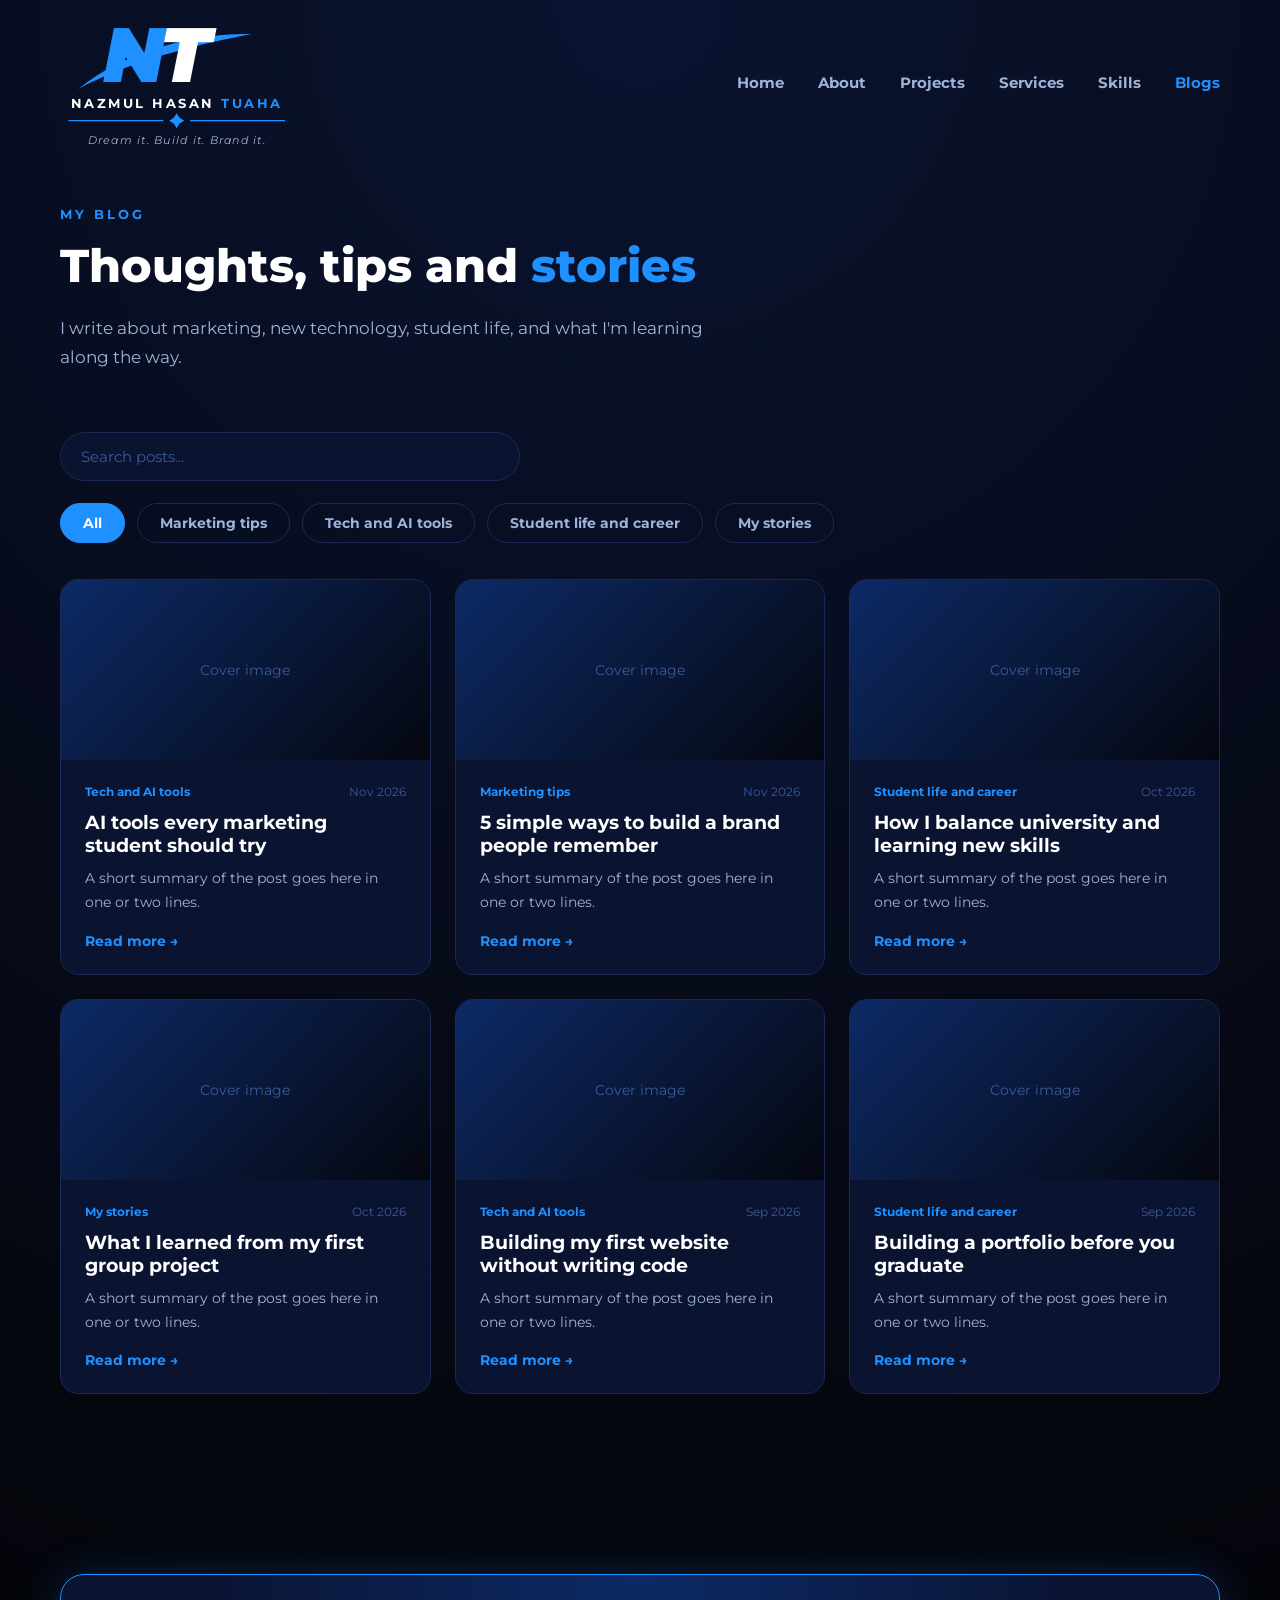
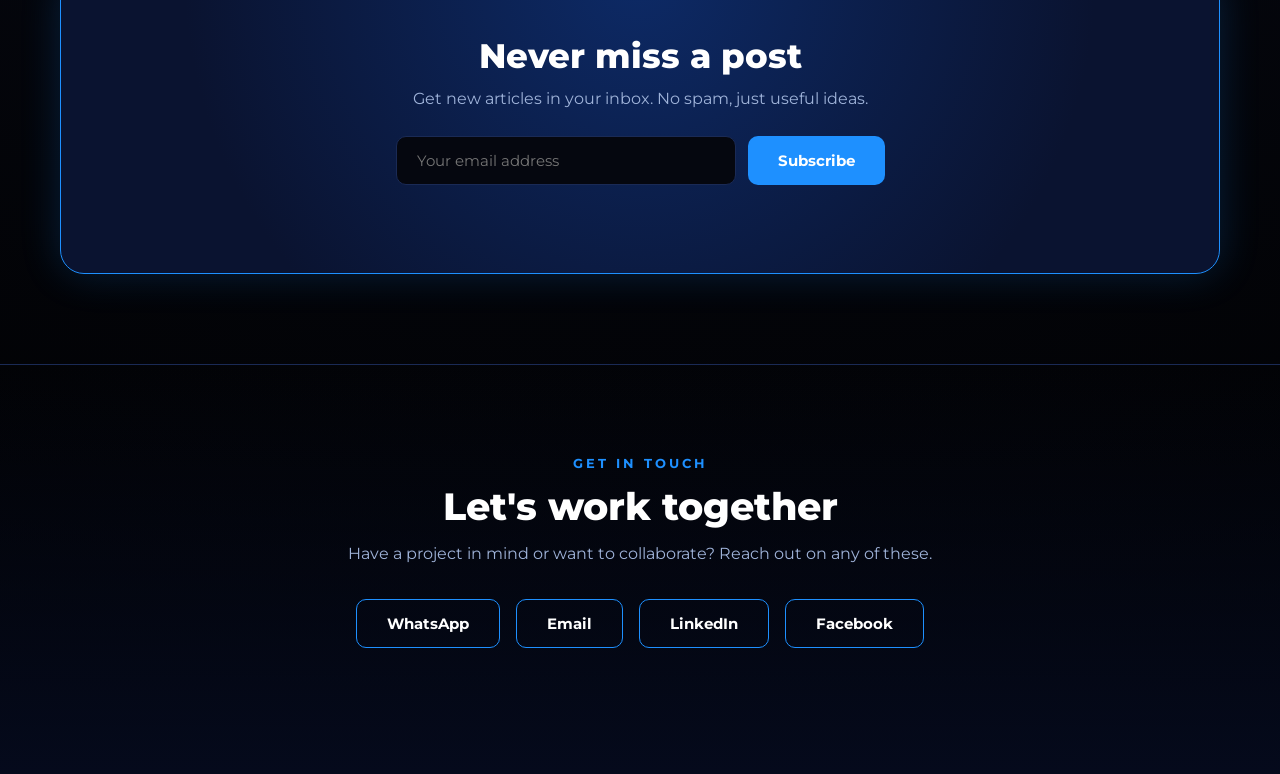
<file: blogs.html>
<!DOCTYPE html>
<html lang="en">
<head>
  <meta charset="UTF-8">
  <meta name="viewport" content="width=device-width, initial-scale=1.0">
  <title>Blogs | Tuaha</title>
  <link rel="preconnect" href="https://fonts.googleapis.com">
  <link href="https://fonts.googleapis.com/css2?family=Montserrat:ital,wght@0,400;0,700;0,800;1,900&display=swap" rel="stylesheet">
  <link rel="stylesheet" href="style.css">
</head>
<body>

  <nav>
    <a href="index.html" class="logo" aria-label="Nazmul Hasan Tuaha, home">
      <svg viewBox="40 30 300 165" role="img" aria-label="NT logo">
        <path d="M62 120 C120 72 210 52 270 54 C205 66 120 88 62 120Z" fill="#1e90ff"/>
        <text x="92" y="112" font-family="Montserrat, Arial, sans-serif" font-style="italic" font-weight="900" font-size="92" fill="#1e90ff">N</text>
        <text x="160" y="112" font-family="Montserrat, Arial, sans-serif" font-style="italic" font-weight="900" font-size="92" fill="#ffffff">T</text>
        <text x="180" y="143" text-anchor="middle" font-family="Montserrat, Arial, sans-serif" font-weight="700" font-size="15" letter-spacing="3" fill="#ffffff">NAZMUL HASAN <tspan fill="#1e90ff">TUAHA</tspan></text>
        <line x1="50" y1="158" x2="164" y2="158" stroke="#1e90ff" stroke-width="1.5"/>
        <path d="M180 149 L183.5 154.5 L189 158 L183.5 161.5 L180 167 L176.5 161.5 L171 158 L176.5 154.5Z" fill="#1e90ff"/>
        <line x1="196" y1="158" x2="310" y2="158" stroke="#1e90ff" stroke-width="1.5"/>
        <text x="180" y="186" text-anchor="middle" font-family="Montserrat, Arial, sans-serif" font-style="italic" font-size="13" letter-spacing="1.5" fill="#9fb3d9">Dream it. Build it. Brand it.</text>
      </svg>
    </a>

    <div class="nav-links">
      <a href="index.html">Home</a>
      <a href="about.html">About</a>
      <a href="projects.html">Projects</a>
      <a href="services.html">Services</a>
      <a href="skills.html">Skills</a>
      <a href="blogs.html" class="active">Blogs</a>
    </div>
        <button class="menu-toggle" aria-label="Open menu">
      <span></span>
      <span></span>
      <span></span>
    </button>
  </nav>

  <section class="page-header">
    <p class="hero-tag">My blog</p>
    <h1>Thoughts, tips and <span>stories</span></h1>
    <p class="hero-desc">I write about marketing, new technology, student life, and what I'm learning along the way.</p>
  </section>

  <section class="section projects-section">
    <div class="blog-tools">
      <div class="search-box">
        <input type="text" id="blogSearch" placeholder="Search posts..." aria-label="Search posts">
      </div>
      <div class="filters">
        <button class="cat-btn active" data-cat="all">All</button>
        <button class="cat-btn" data-cat="marketing">Marketing tips</button>
        <button class="cat-btn" data-cat="tech">Tech and AI tools</button>
        <button class="cat-btn" data-cat="student">Student life and career</button>
        <button class="cat-btn" data-cat="story">My stories</button>
      </div>
    </div>

    <div class="cards">
      <article class="card blog-card" data-category="tech">
        <div class="card-img">Cover image</div>
        <div class="card-body">
          <div class="blog-meta"><span class="blog-cat">Tech and AI tools</span><span class="blog-date">Nov 2026</span></div>
          <h3>AI tools every marketing student should try</h3>
          <p>A short summary of the post goes here in one or two lines.</p>
          <a class="read-more" href="#">Read more →</a>
        </div>
      </article>

      <article class="card blog-card" data-category="marketing">
        <div class="card-img">Cover image</div>
        <div class="card-body">
          <div class="blog-meta"><span class="blog-cat">Marketing tips</span><span class="blog-date">Nov 2026</span></div>
          <h3>5 simple ways to build a brand people remember</h3>
          <p>A short summary of the post goes here in one or two lines.</p>
          <a class="read-more" href="#">Read more →</a>
        </div>
      </article>

      <article class="card blog-card" data-category="student">
        <div class="card-img">Cover image</div>
        <div class="card-body">
          <div class="blog-meta"><span class="blog-cat">Student life and career</span><span class="blog-date">Oct 2026</span></div>
          <h3>How I balance university and learning new skills</h3>
          <p>A short summary of the post goes here in one or two lines.</p>
          <a class="read-more" href="#">Read more →</a>
        </div>
      </article>

      <article class="card blog-card" data-category="story">
        <div class="card-img">Cover image</div>
        <div class="card-body">
          <div class="blog-meta"><span class="blog-cat">My stories</span><span class="blog-date">Oct 2026</span></div>
          <h3>What I learned from my first group project</h3>
          <p>A short summary of the post goes here in one or two lines.</p>
          <a class="read-more" href="#">Read more →</a>
        </div>
      </article>

      <article class="card blog-card" data-category="tech">
        <div class="card-img">Cover image</div>
        <div class="card-body">
          <div class="blog-meta"><span class="blog-cat">Tech and AI tools</span><span class="blog-date">Sep 2026</span></div>
          <h3>Building my first website without writing code</h3>
          <p>A short summary of the post goes here in one or two lines.</p>
          <a class="read-more" href="#">Read more →</a>
        </div>
      </article>

      <article class="card blog-card" data-category="student">
        <div class="card-img">Cover image</div>
        <div class="card-body">
          <div class="blog-meta"><span class="blog-cat">Student life and career</span><span class="blog-date">Sep 2026</span></div>
          <h3>Building a portfolio before you graduate</h3>
          <p>A short summary of the post goes here in one or two lines.</p>
          <a class="read-more" href="#">Read more →</a>
        </div>
      </article>
    </div>

    <p class="no-results" id="noResults">No posts found. Try a different word or category.</p>
  </section>

  <section class="section">
    <div class="cta-box">
      <h2>Never miss a post</h2>
      <p>Get new articles in your inbox. No spam, just useful ideas.</p>
      <form class="subscribe-form" id="subscribeForm">
        <input type="email" placeholder="Your email address" aria-label="Email address" required>
        <button type="submit" class="btn btn-primary">Subscribe</button>
      </form>
      <p class="sub-msg" id="subMsg"></p>
    </div>
  </section>

  <footer class="footer" id="contact">
    <p class="section-tag">Get in touch</p>
    <h2 class="section-title">Let's work together</h2>
    <p class="footer-desc">Have a project in mind or want to collaborate? Reach out on any of these.</p>

        <div class="contact-links" id="contactLinks"></div>

    <p class="copyright">© 2026 Nazmul Hasan Tuaha. All rights reserved.</p>
  </footer>

  <script src="script.js"></script>

</body>
</html>
</file>
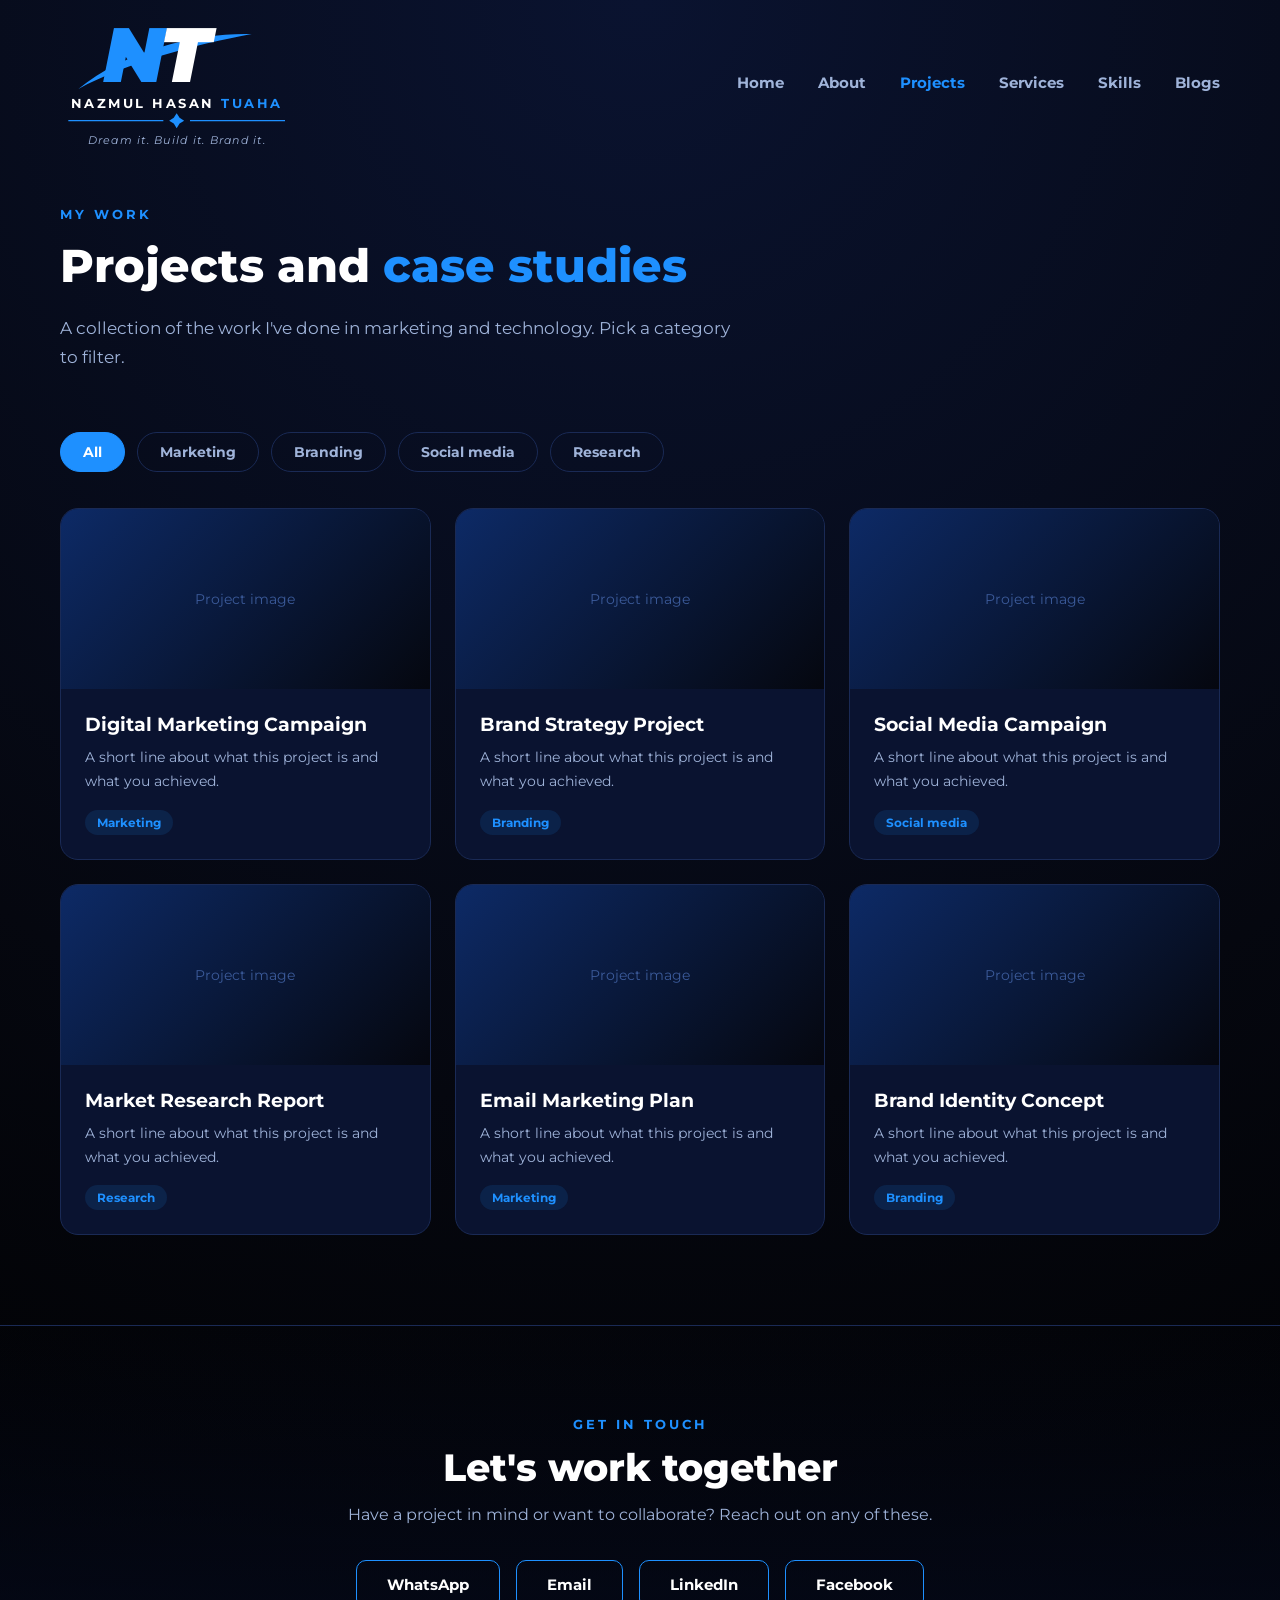
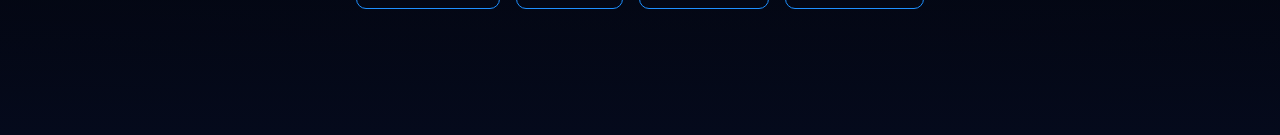
<file: projects.html>
<!DOCTYPE html>
<html lang="en">
<head>
  <meta charset="UTF-8">
  <meta name="viewport" content="width=device-width, initial-scale=1.0">
  <title>Projects | Tuaha</title>
  <link rel="preconnect" href="https://fonts.googleapis.com">
  <link href="https://fonts.googleapis.com/css2?family=Montserrat:ital,wght@0,400;0,700;0,800;1,900&display=swap" rel="stylesheet">
  <link rel="stylesheet" href="style.css">
</head>
<body>

  <nav>
    <a href="index.html" class="logo" aria-label="Nazmul Hasan Tuaha, home">
      <svg viewBox="40 30 300 165" role="img" aria-label="NT logo">
        <path d="M62 120 C120 72 210 52 270 54 C205 66 120 88 62 120Z" fill="#1e90ff"/>
        <text x="92" y="112" font-family="Montserrat, Arial, sans-serif" font-style="italic" font-weight="900" font-size="92" fill="#1e90ff">N</text>
        <text x="160" y="112" font-family="Montserrat, Arial, sans-serif" font-style="italic" font-weight="900" font-size="92" fill="#ffffff">T</text>
        <text x="180" y="143" text-anchor="middle" font-family="Montserrat, Arial, sans-serif" font-weight="700" font-size="15" letter-spacing="3" fill="#ffffff">NAZMUL HASAN <tspan fill="#1e90ff">TUAHA</tspan></text>
        <line x1="50" y1="158" x2="164" y2="158" stroke="#1e90ff" stroke-width="1.5"/>
        <path d="M180 149 L183.5 154.5 L189 158 L183.5 161.5 L180 167 L176.5 161.5 L171 158 L176.5 154.5Z" fill="#1e90ff"/>
        <line x1="196" y1="158" x2="310" y2="158" stroke="#1e90ff" stroke-width="1.5"/>
        <text x="180" y="186" text-anchor="middle" font-family="Montserrat, Arial, sans-serif" font-style="italic" font-size="13" letter-spacing="1.5" fill="#9fb3d9">Dream it. Build it. Brand it.</text>
      </svg>
    </a>

    <div class="nav-links">
      <a href="index.html">Home</a>
      <a href="about.html">About</a>
      <a href="projects.html" class="active">Projects</a>
      <a href="services.html">Services</a>
      <a href="skills.html">Skills</a>
      <a href="blogs.html">Blogs</a>
    </div>
        <button class="menu-toggle" aria-label="Open menu">
      <span></span>
      <span></span>
      <span></span>
    </button>
  </nav>

  <section class="page-header">
    <p class="hero-tag">My work</p>
    <h1>Projects and <span>case studies</span></h1>
    <p class="hero-desc">A collection of the work I've done in marketing and technology. Pick a category to filter.</p>
  </section>

  <section class="section projects-section">
    <div class="filters">
      <button class="filter-btn active" data-filter="all">All</button>
      <button class="filter-btn" data-filter="marketing">Marketing</button>
      <button class="filter-btn" data-filter="branding">Branding</button>
      <button class="filter-btn" data-filter="social">Social media</button>
      <button class="filter-btn" data-filter="research">Research</button>
    </div>

    <div class="cards">
      <div class="card project-card" data-category="marketing">
        <div class="card-img">Project image</div>
        <div class="card-body">
          <h3>Digital Marketing Campaign</h3>
          <p>A short line about what this project is and what you achieved.</p>
          <div class="card-tags"><span>Marketing</span></div>
        </div>
      </div>

      <div class="card project-card" data-category="branding">
        <div class="card-img">Project image</div>
        <div class="card-body">
          <h3>Brand Strategy Project</h3>
          <p>A short line about what this project is and what you achieved.</p>
          <div class="card-tags"><span>Branding</span></div>
        </div>
      </div>

      <div class="card project-card" data-category="social">
        <div class="card-img">Project image</div>
        <div class="card-body">
          <h3>Social Media Campaign</h3>
          <p>A short line about what this project is and what you achieved.</p>
          <div class="card-tags"><span>Social media</span></div>
        </div>
      </div>

      <div class="card project-card" data-category="research">
        <div class="card-img">Project image</div>
        <div class="card-body">
          <h3>Market Research Report</h3>
          <p>A short line about what this project is and what you achieved.</p>
          <div class="card-tags"><span>Research</span></div>
        </div>
      </div>

      <div class="card project-card" data-category="marketing">
        <div class="card-img">Project image</div>
        <div class="card-body">
          <h3>Email Marketing Plan</h3>
          <p>A short line about what this project is and what you achieved.</p>
          <div class="card-tags"><span>Marketing</span></div>
        </div>
      </div>

      <div class="card project-card" data-category="branding">
        <div class="card-img">Project image</div>
        <div class="card-body">
          <h3>Brand Identity Concept</h3>
          <p>A short line about what this project is and what you achieved.</p>
          <div class="card-tags"><span>Branding</span></div>
        </div>
      </div>
    </div>
  </section>

  <footer class="footer" id="contact">
    <p class="section-tag">Get in touch</p>
    <h2 class="section-title">Let's work together</h2>
    <p class="footer-desc">Have a project in mind or want to collaborate? Reach out on any of these.</p>

    <div class="contact-links">
      <a class="contact-btn" href="https://wa.me/8801XXXXXXXXX" target="_blank">WhatsApp</a>
      <a class="contact-btn" href="mailto:yourname@email.com">Email</a>
      <a class="contact-btn" href="https://www.linkedin.com/in/your-profile" target="_blank">LinkedIn</a>
      <a class="contact-btn" href="https://www.facebook.com/your-profile" target="_blank">Facebook</a>
    </div>

    <p class="copyright">© 2026 Nazmul Hasan Tuaha. All rights reserved.</p>
  </footer>

  <script src="script.js"></script>

</body>
</html>
</file>
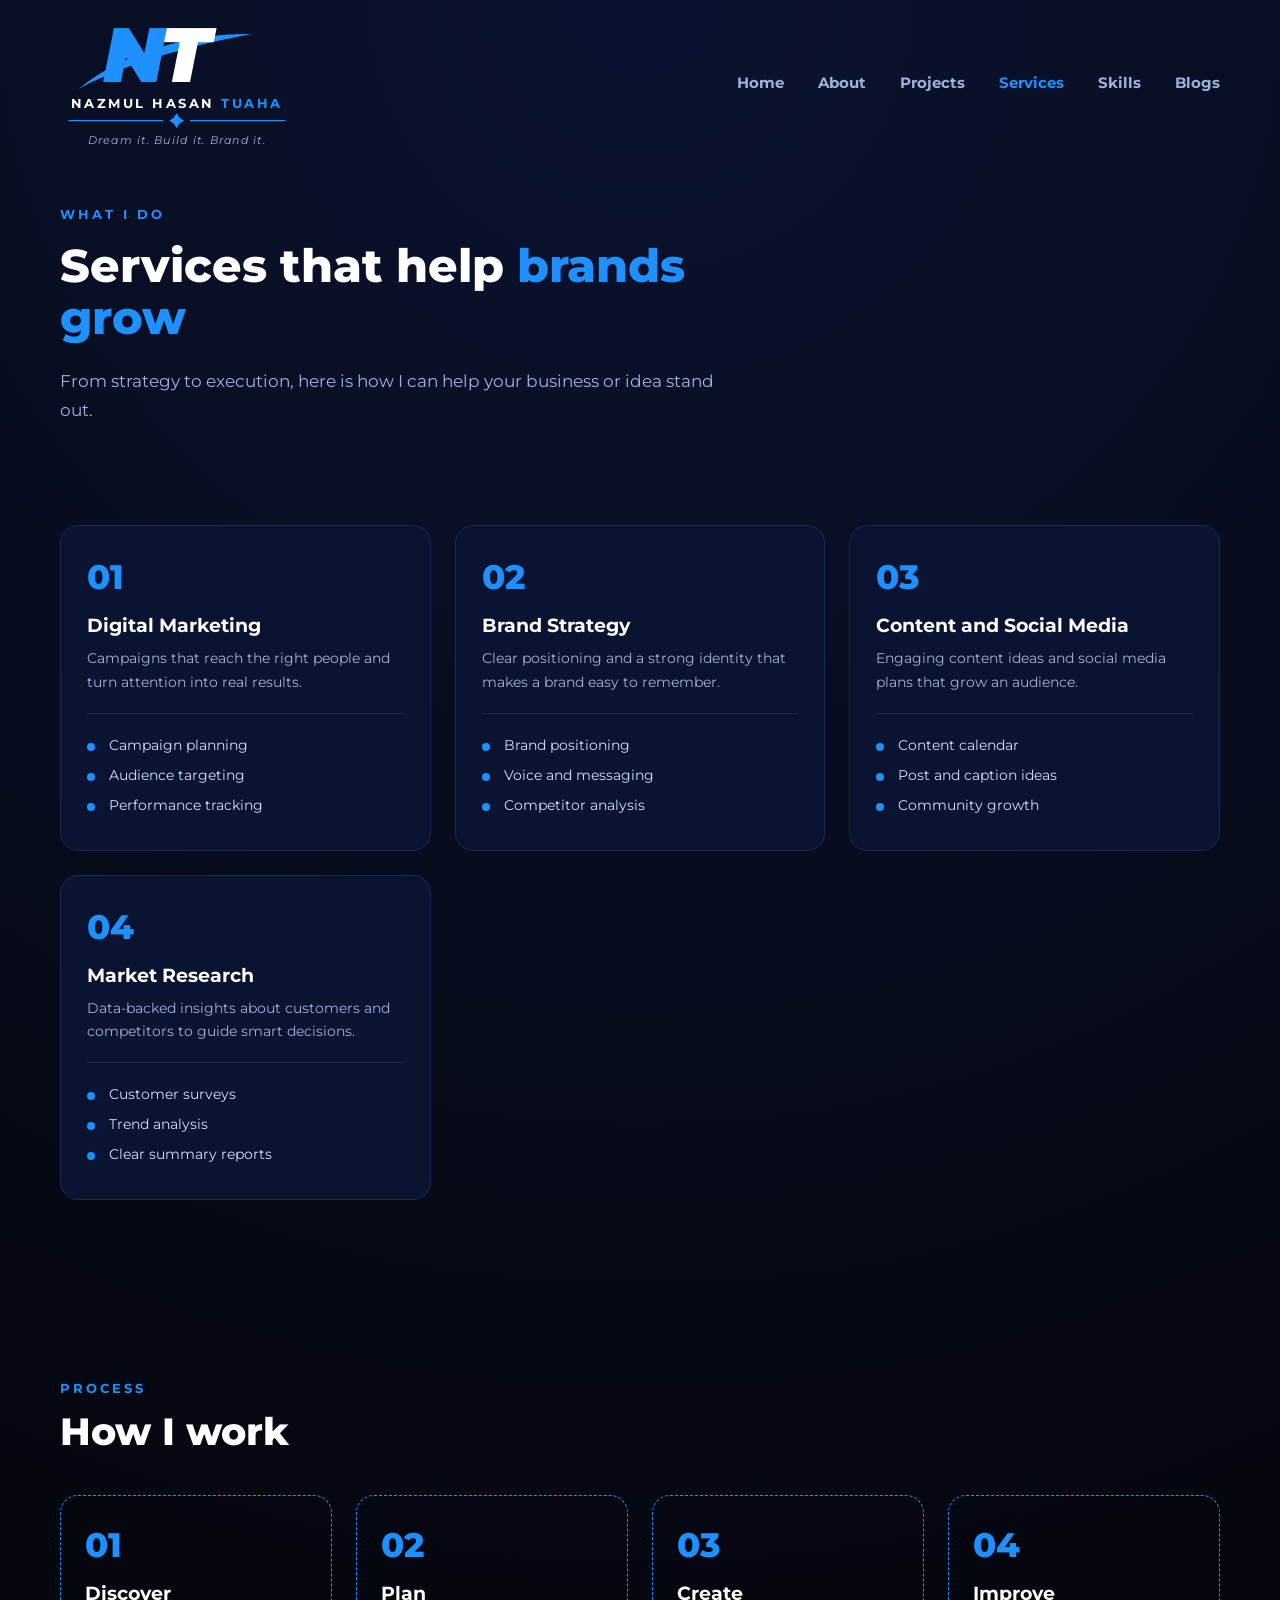
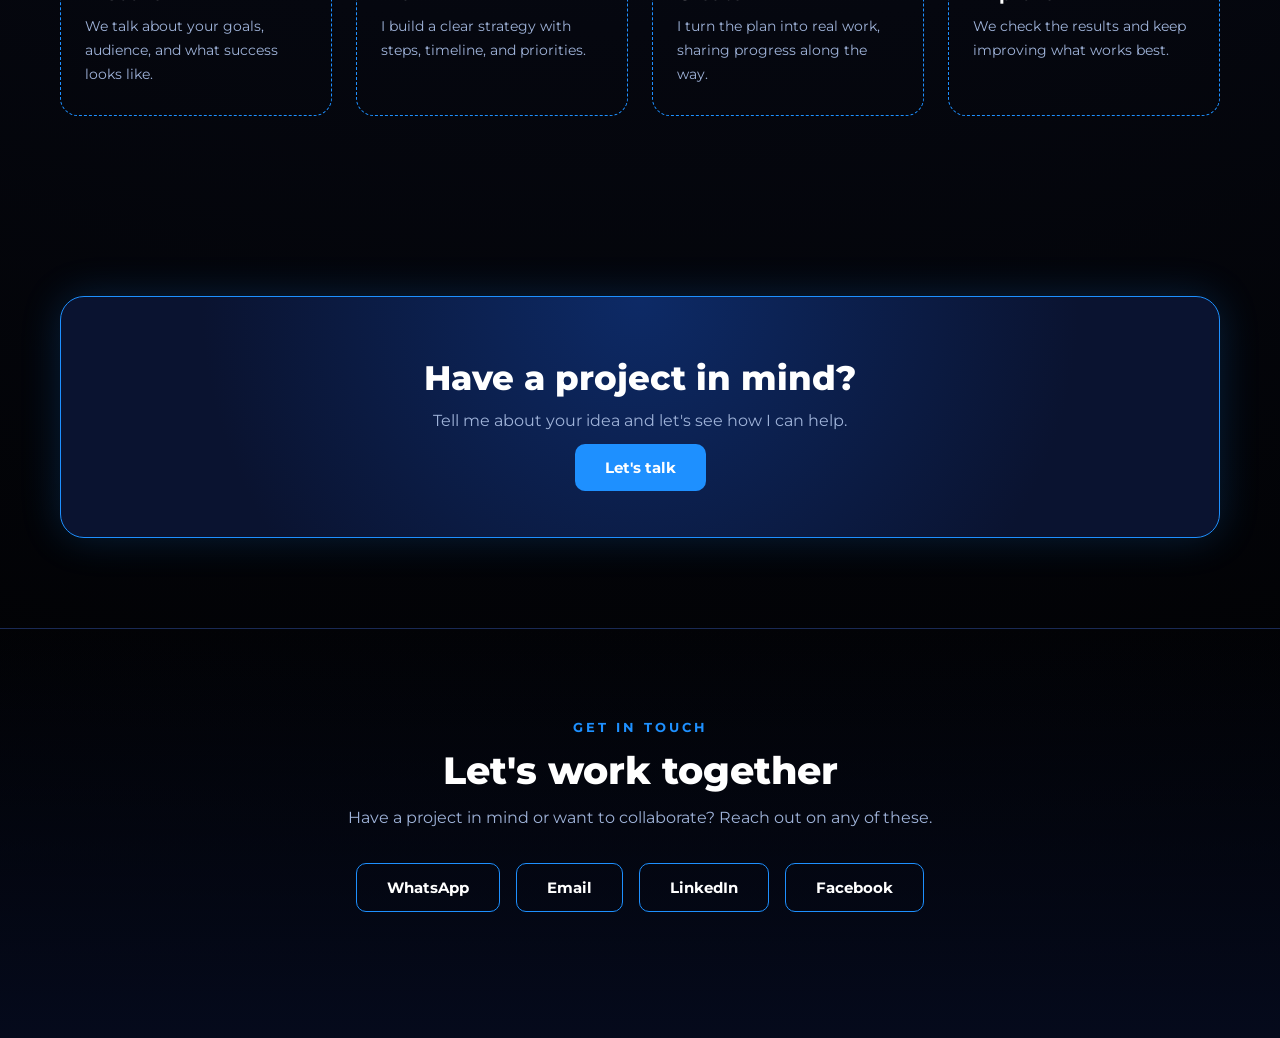
<file: services.html>
<!DOCTYPE html>
<html lang="en">
<head>
  <meta charset="UTF-8">
  <meta name="viewport" content="width=device-width, initial-scale=1.0">
  <title>Services | Tuaha</title>
  <link rel="preconnect" href="https://fonts.googleapis.com">
  <link href="https://fonts.googleapis.com/css2?family=Montserrat:ital,wght@0,400;0,700;0,800;1,900&display=swap" rel="stylesheet">
  <link rel="stylesheet" href="style.css">
</head>
<body>

  <nav>
    <a href="index.html" class="logo" aria-label="Nazmul Hasan Tuaha, home">
      <svg viewBox="40 30 300 165" role="img" aria-label="NT logo">
        <path d="M62 120 C120 72 210 52 270 54 C205 66 120 88 62 120Z" fill="#1e90ff"/>
        <text x="92" y="112" font-family="Montserrat, Arial, sans-serif" font-style="italic" font-weight="900" font-size="92" fill="#1e90ff">N</text>
        <text x="160" y="112" font-family="Montserrat, Arial, sans-serif" font-style="italic" font-weight="900" font-size="92" fill="#ffffff">T</text>
        <text x="180" y="143" text-anchor="middle" font-family="Montserrat, Arial, sans-serif" font-weight="700" font-size="15" letter-spacing="3" fill="#ffffff">NAZMUL HASAN <tspan fill="#1e90ff">TUAHA</tspan></text>
        <line x1="50" y1="158" x2="164" y2="158" stroke="#1e90ff" stroke-width="1.5"/>
        <path d="M180 149 L183.5 154.5 L189 158 L183.5 161.5 L180 167 L176.5 161.5 L171 158 L176.5 154.5Z" fill="#1e90ff"/>
        <line x1="196" y1="158" x2="310" y2="158" stroke="#1e90ff" stroke-width="1.5"/>
        <text x="180" y="186" text-anchor="middle" font-family="Montserrat, Arial, sans-serif" font-style="italic" font-size="13" letter-spacing="1.5" fill="#9fb3d9">Dream it. Build it. Brand it.</text>
      </svg>
    </a>

    <div class="nav-links">
      <a href="index.html">Home</a>
      <a href="about.html">About</a>
      <a href="projects.html">Projects</a>
      <a href="services.html" class="active">Services</a>
      <a href="skills.html">Skills</a>
      <a href="blogs.html">Blogs</a>
    </div>

    <button class="menu-toggle" aria-label="Open menu">
      <span></span>
      <span></span>
      <span></span>
    </button>
  </nav>

  <section class="page-header">
    <p class="hero-tag">What I do</p>
    <h1>Services that help <span>brands grow</span></h1>
    <p class="hero-desc">From strategy to execution, here is how I can help your business or idea stand out.</p>
  </section>

  <section class="section">
    <div class="cards" id="servicesGrid"></div>
  </section>

  <section class="section">
    <p class="section-tag">Process</p>
    <h2 class="section-title">How I work</h2>

    <div class="process">
      <div class="process-step">
        <div class="service-num">01</div>
        <h3>Discover</h3>
        <p>We talk about your goals, audience, and what success looks like.</p>
      </div>
      <div class="process-step">
        <div class="service-num">02</div>
        <h3>Plan</h3>
        <p>I build a clear strategy with steps, timeline, and priorities.</p>
      </div>
      <div class="process-step">
        <div class="service-num">03</div>
        <h3>Create</h3>
        <p>I turn the plan into real work, sharing progress along the way.</p>
      </div>
      <div class="process-step">
        <div class="service-num">04</div>
        <h3>Improve</h3>
        <p>We check the results and keep improving what works best.</p>
      </div>
    </div>
  </section>

  <section class="section">
    <div class="cta-box">
      <h2>Have a project in mind?</h2>
      <p>Tell me about your idea and let's see how I can help.</p>
      <a class="btn btn-primary" href="#contact">Let's talk</a>
    </div>
  </section>

  <footer class="footer" id="contact">
    <p class="section-tag">Get in touch</p>
    <h2 class="section-title">Let's work together</h2>
    <p class="footer-desc">Have a project in mind or want to collaborate? Reach out on any of these.</p>

    <div class="contact-links" id="contactLinks"></div>

    <p class="copyright">© 2026 Nazmul Hasan Tuaha. All rights reserved.</p>
  </footer>

  <script src="script.js"></script>
</body>
</html>
</file>
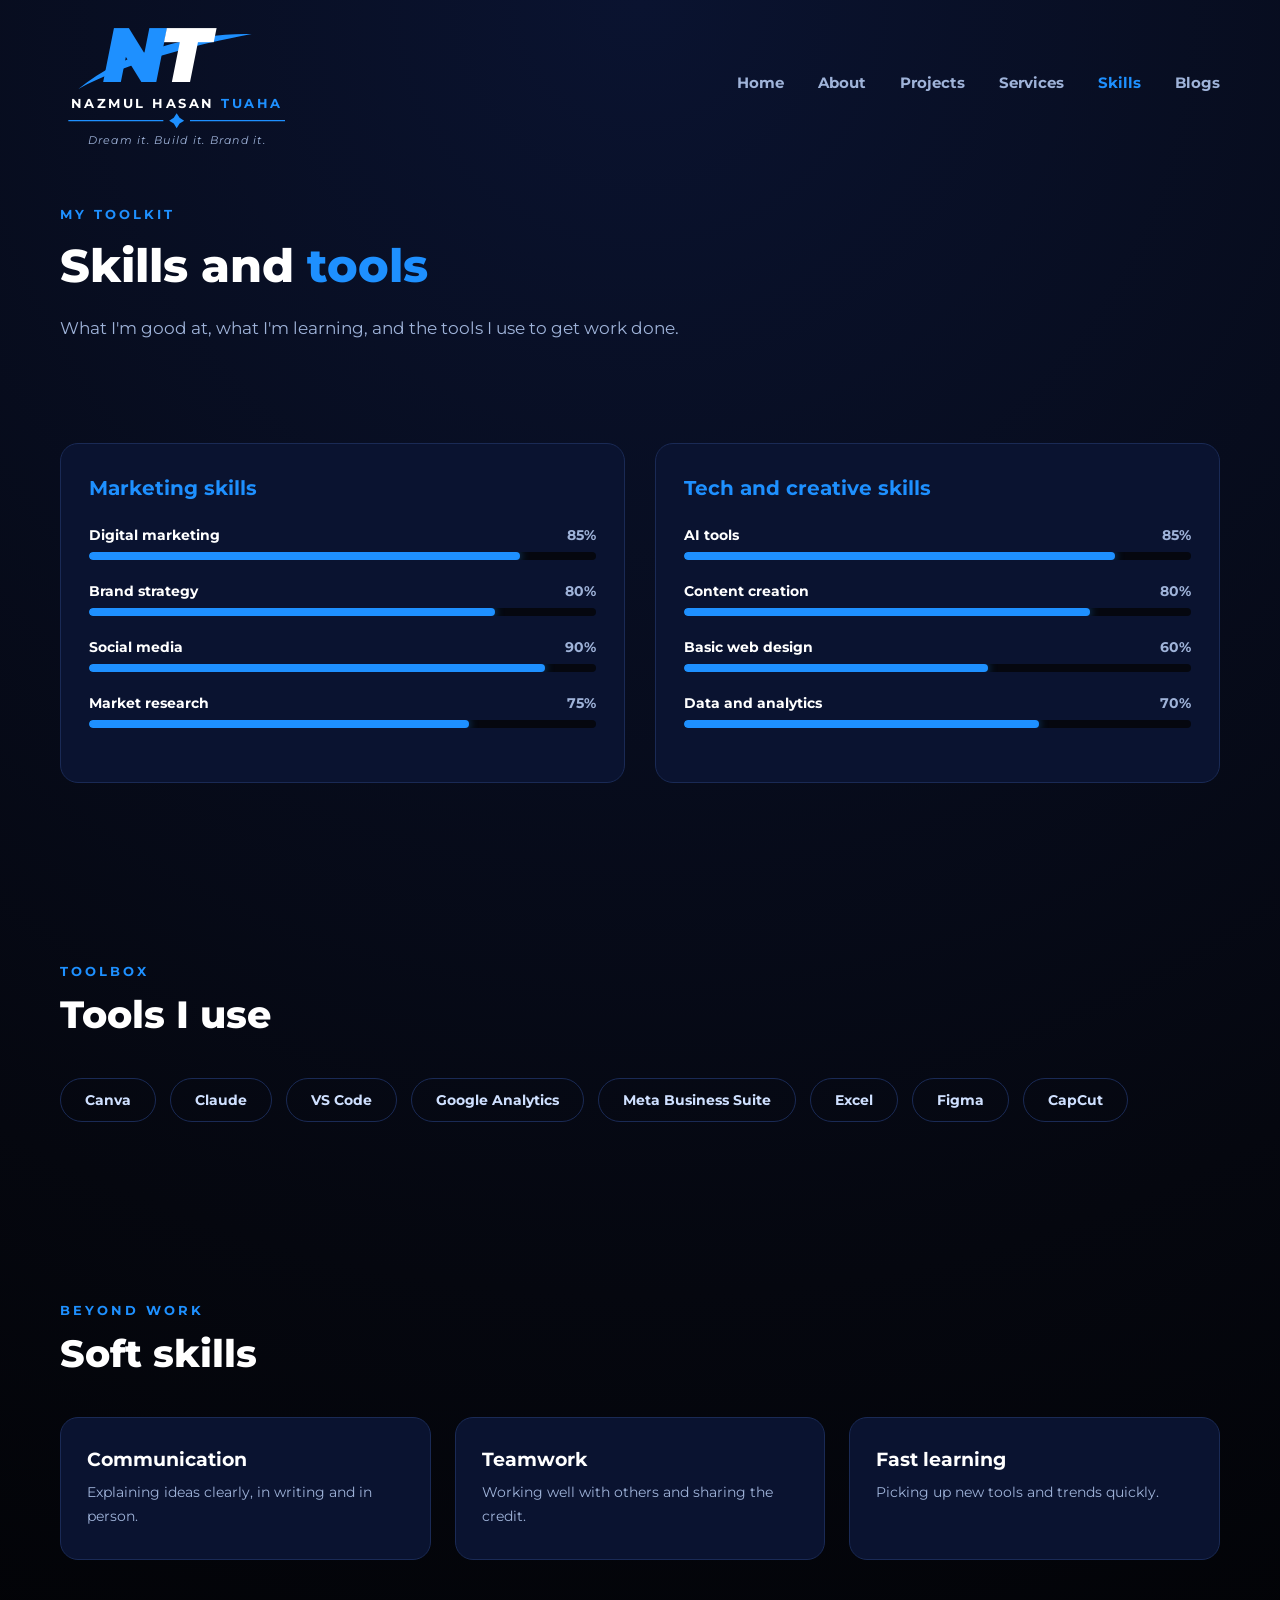
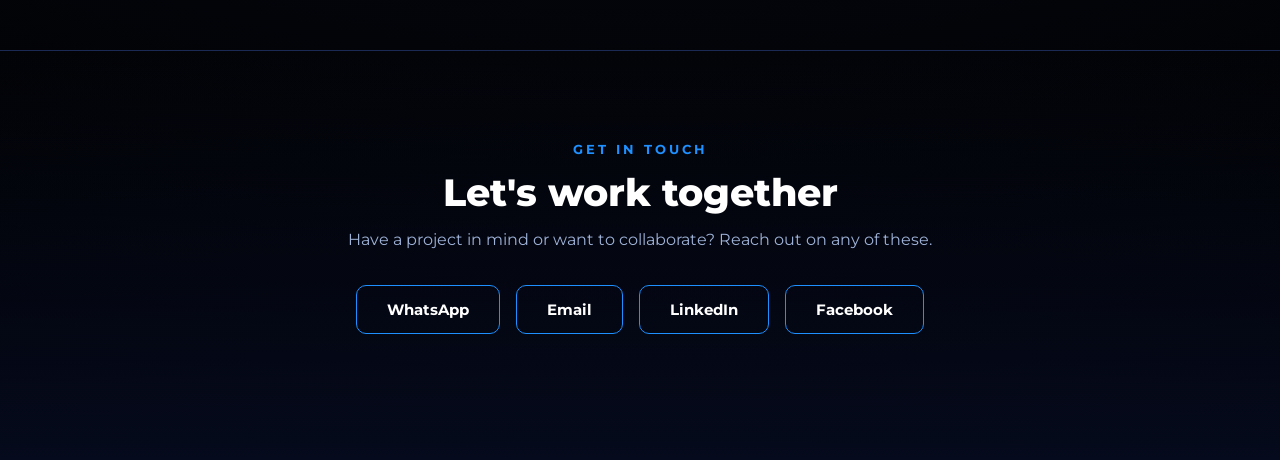
<file: skills.html>
<!DOCTYPE html>
<html lang="en">
<head>
  <meta charset="UTF-8">
  <meta name="viewport" content="width=device-width, initial-scale=1.0">
  <title>Skills | Tuaha</title>
  <link rel="preconnect" href="https://fonts.googleapis.com">
  <link href="https://fonts.googleapis.com/css2?family=Montserrat:ital,wght@0,400;0,700;0,800;1,900&display=swap" rel="stylesheet">
  <link rel="stylesheet" href="style.css">
</head>
<body>

  <nav>
    <a href="index.html" class="logo" aria-label="Nazmul Hasan Tuaha, home">
      <svg viewBox="40 30 300 165" role="img" aria-label="NT logo">
        <path d="M62 120 C120 72 210 52 270 54 C205 66 120 88 62 120Z" fill="#1e90ff"/>
        <text x="92" y="112" font-family="Montserrat, Arial, sans-serif" font-style="italic" font-weight="900" font-size="92" fill="#1e90ff">N</text>
        <text x="160" y="112" font-family="Montserrat, Arial, sans-serif" font-style="italic" font-weight="900" font-size="92" fill="#ffffff">T</text>
        <text x="180" y="143" text-anchor="middle" font-family="Montserrat, Arial, sans-serif" font-weight="700" font-size="15" letter-spacing="3" fill="#ffffff">NAZMUL HASAN <tspan fill="#1e90ff">TUAHA</tspan></text>
        <line x1="50" y1="158" x2="164" y2="158" stroke="#1e90ff" stroke-width="1.5"/>
        <path d="M180 149 L183.5 154.5 L189 158 L183.5 161.5 L180 167 L176.5 161.5 L171 158 L176.5 154.5Z" fill="#1e90ff"/>
        <line x1="196" y1="158" x2="310" y2="158" stroke="#1e90ff" stroke-width="1.5"/>
        <text x="180" y="186" text-anchor="middle" font-family="Montserrat, Arial, sans-serif" font-style="italic" font-size="13" letter-spacing="1.5" fill="#9fb3d9">Dream it. Build it. Brand it.</text>
      </svg>
    </a>

    <div class="nav-links">
      <a href="index.html">Home</a>
      <a href="about.html">About</a>
      <a href="projects.html">Projects</a>
      <a href="services.html">Services</a>
      <a href="skills.html" class="active">Skills</a>
      <a href="blogs.html">Blogs</a>
    </div>

    <button class="menu-toggle" aria-label="Open menu">
      <span></span>
      <span></span>
      <span></span>
    </button>
  </nav>

  <section class="page-header">
    <p class="hero-tag">My toolkit</p>
    <h1>Skills and <span>tools</span></h1>
    <p class="hero-desc">What I'm good at, what I'm learning, and the tools I use to get work done.</p>
  </section>

  <section class="section">
    <div class="skill-groups">

      <div class="skill-group">
        <h3>Marketing skills</h3>
        <div class="skill-item">
          <div class="skill-top"><span>Digital marketing</span><span>85%</span></div>
          <div class="bar"><div class="bar-fill" style="--level: 85%"></div></div>
        </div>
        <div class="skill-item">
          <div class="skill-top"><span>Brand strategy</span><span>80%</span></div>
          <div class="bar"><div class="bar-fill" style="--level: 80%"></div></div>
        </div>
        <div class="skill-item">
          <div class="skill-top"><span>Social media</span><span>90%</span></div>
          <div class="bar"><div class="bar-fill" style="--level: 90%"></div></div>
        </div>
        <div class="skill-item">
          <div class="skill-top"><span>Market research</span><span>75%</span></div>
          <div class="bar"><div class="bar-fill" style="--level: 75%"></div></div>
        </div>
      </div>

      <div class="skill-group">
        <h3>Tech and creative skills</h3>
        <div class="skill-item">
          <div class="skill-top"><span>AI tools</span><span>85%</span></div>
          <div class="bar"><div class="bar-fill" style="--level: 85%"></div></div>
        </div>
        <div class="skill-item">
          <div class="skill-top"><span>Content creation</span><span>80%</span></div>
          <div class="bar"><div class="bar-fill" style="--level: 80%"></div></div>
        </div>
        <div class="skill-item">
          <div class="skill-top"><span>Basic web design</span><span>60%</span></div>
          <div class="bar"><div class="bar-fill" style="--level: 60%"></div></div>
        </div>
        <div class="skill-item">
          <div class="skill-top"><span>Data and analytics</span><span>70%</span></div>
          <div class="bar"><div class="bar-fill" style="--level: 70%"></div></div>
        </div>
      </div>

    </div>
  </section>

  <section class="section">
    <p class="section-tag">Toolbox</p>
    <h2 class="section-title">Tools I use</h2>
    <div class="chips">
      <span>Canva</span>
      <span>Claude</span>
      <span>VS Code</span>
      <span>Google Analytics</span>
      <span>Meta Business Suite</span>
      <span>Excel</span>
      <span>Figma</span>
      <span>CapCut</span>
    </div>
  </section>

  <section class="section">
    <p class="section-tag">Beyond work</p>
    <h2 class="section-title">Soft skills</h2>
    <div class="cards">
      <div class="card service-card">
        <h3>Communication</h3>
        <p>Explaining ideas clearly, in writing and in person.</p>
      </div>
      <div class="card service-card">
        <h3>Teamwork</h3>
        <p>Working well with others and sharing the credit.</p>
      </div>
      <div class="card service-card">
        <h3>Fast learning</h3>
        <p>Picking up new tools and trends quickly.</p>
      </div>
    </div>
  </section>

  <footer class="footer" id="contact">
    <p class="section-tag">Get in touch</p>
    <h2 class="section-title">Let's work together</h2>
    <p class="footer-desc">Have a project in mind or want to collaborate? Reach out on any of these.</p>

    <div class="contact-links" id="contactLinks"></div>

    <p class="copyright">© 2026 Nazmul Hasan Tuaha. All rights reserved.</p>
  </footer>

  <script src="script.js"></script>
</body>
</html>
</file>
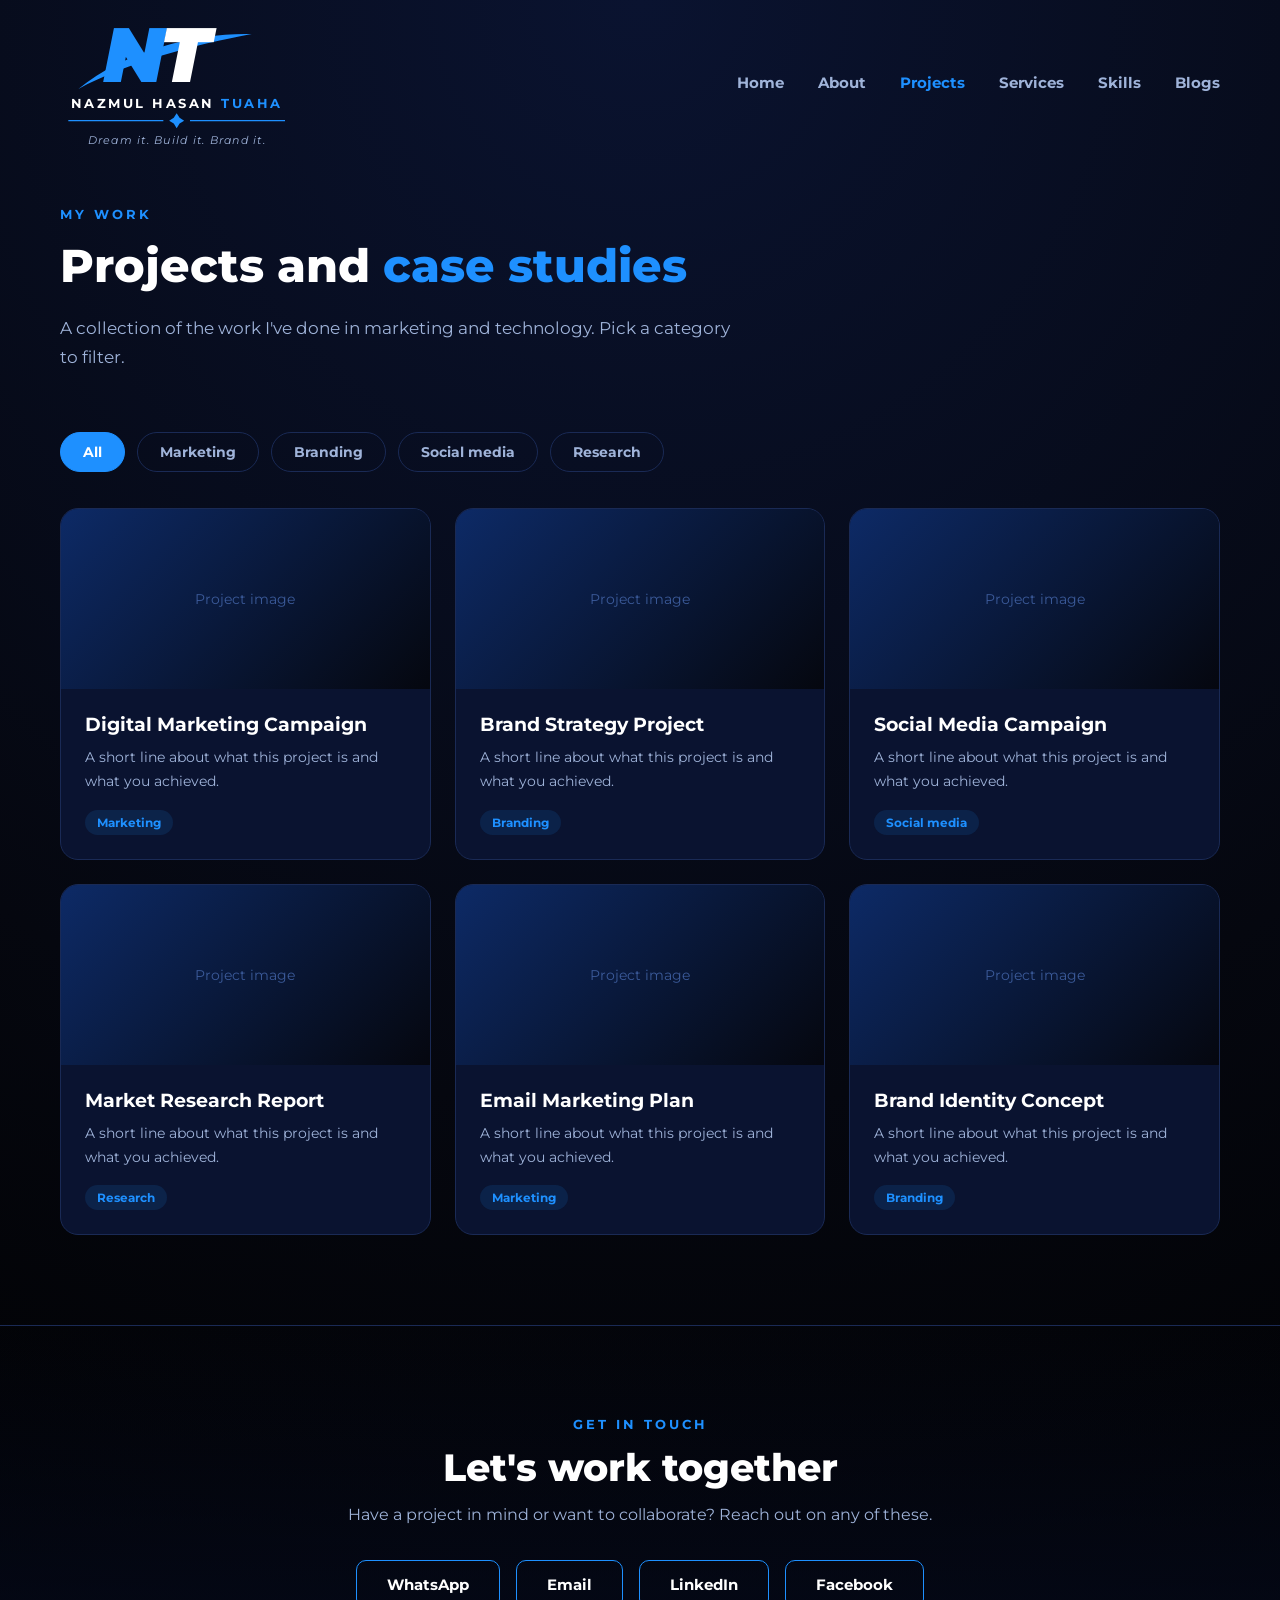
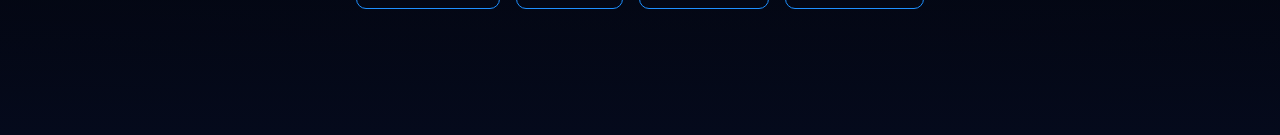
<file: Nazmul-Hasan-Tuaha-Portfolio/projects.html>
<!DOCTYPE html>
<html lang="en">
<head>
  <meta charset="UTF-8">
  <meta name="viewport" content="width=device-width, initial-scale=1.0">
  <title>Projects | Tuaha</title>
  <link rel="preconnect" href="https://fonts.googleapis.com">
  <link href="https://fonts.googleapis.com/css2?family=Montserrat:ital,wght@0,400;0,700;0,800;1,900&display=swap" rel="stylesheet">
  <link rel="stylesheet" href="style.css">
</head>
<body>

  <nav>
    <a href="index.html" class="logo" aria-label="Nazmul Hasan Tuaha, home">
      <svg viewBox="40 30 300 165" role="img" aria-label="NT logo">
        <path d="M62 120 C120 72 210 52 270 54 C205 66 120 88 62 120Z" fill="#1e90ff"/>
        <text x="92" y="112" font-family="Montserrat, Arial, sans-serif" font-style="italic" font-weight="900" font-size="92" fill="#1e90ff">N</text>
        <text x="160" y="112" font-family="Montserrat, Arial, sans-serif" font-style="italic" font-weight="900" font-size="92" fill="#ffffff">T</text>
        <text x="180" y="143" text-anchor="middle" font-family="Montserrat, Arial, sans-serif" font-weight="700" font-size="15" letter-spacing="3" fill="#ffffff">NAZMUL HASAN <tspan fill="#1e90ff">TUAHA</tspan></text>
        <line x1="50" y1="158" x2="164" y2="158" stroke="#1e90ff" stroke-width="1.5"/>
        <path d="M180 149 L183.5 154.5 L189 158 L183.5 161.5 L180 167 L176.5 161.5 L171 158 L176.5 154.5Z" fill="#1e90ff"/>
        <line x1="196" y1="158" x2="310" y2="158" stroke="#1e90ff" stroke-width="1.5"/>
        <text x="180" y="186" text-anchor="middle" font-family="Montserrat, Arial, sans-serif" font-style="italic" font-size="13" letter-spacing="1.5" fill="#9fb3d9">Dream it. Build it. Brand it.</text>
      </svg>
    </a>

    <div class="nav-links">
      <a href="index.html">Home</a>
      <a href="about.html">About</a>
      <a href="projects.html" class="active">Projects</a>
      <a href="services.html">Services</a>
      <a href="skills.html">Skills</a>
      <a href="blogs.html">Blogs</a>
    </div>
        <button class="menu-toggle" aria-label="Open menu">
      <span></span>
      <span></span>
      <span></span>
    </button>
  </nav>

  <section class="page-header">
    <p class="hero-tag">My work</p>
    <h1>Projects and <span>case studies</span></h1>
    <p class="hero-desc">A collection of the work I've done in marketing and technology. Pick a category to filter.</p>
  </section>

  <section class="section projects-section">
    <div class="filters">
      <button class="filter-btn active" data-filter="all">All</button>
      <button class="filter-btn" data-filter="marketing">Marketing</button>
      <button class="filter-btn" data-filter="branding">Branding</button>
      <button class="filter-btn" data-filter="social">Social media</button>
      <button class="filter-btn" data-filter="research">Research</button>
    </div>

    <div class="cards">
      <div class="card project-card" data-category="marketing">
        <div class="card-img">Project image</div>
        <div class="card-body">
          <h3>Digital Marketing Campaign</h3>
          <p>A short line about what this project is and what you achieved.</p>
          <div class="card-tags"><span>Marketing</span></div>
        </div>
      </div>

      <div class="card project-card" data-category="branding">
        <div class="card-img">Project image</div>
        <div class="card-body">
          <h3>Brand Strategy Project</h3>
          <p>A short line about what this project is and what you achieved.</p>
          <div class="card-tags"><span>Branding</span></div>
        </div>
      </div>

      <div class="card project-card" data-category="social">
        <div class="card-img">Project image</div>
        <div class="card-body">
          <h3>Social Media Campaign</h3>
          <p>A short line about what this project is and what you achieved.</p>
          <div class="card-tags"><span>Social media</span></div>
        </div>
      </div>

      <div class="card project-card" data-category="research">
        <div class="card-img">Project image</div>
        <div class="card-body">
          <h3>Market Research Report</h3>
          <p>A short line about what this project is and what you achieved.</p>
          <div class="card-tags"><span>Research</span></div>
        </div>
      </div>

      <div class="card project-card" data-category="marketing">
        <div class="card-img">Project image</div>
        <div class="card-body">
          <h3>Email Marketing Plan</h3>
          <p>A short line about what this project is and what you achieved.</p>
          <div class="card-tags"><span>Marketing</span></div>
        </div>
      </div>

      <div class="card project-card" data-category="branding">
        <div class="card-img">Project image</div>
        <div class="card-body">
          <h3>Brand Identity Concept</h3>
          <p>A short line about what this project is and what you achieved.</p>
          <div class="card-tags"><span>Branding</span></div>
        </div>
      </div>
    </div>
  </section>

  <footer class="footer" id="contact">
    <p class="section-tag">Get in touch</p>
    <h2 class="section-title">Let's work together</h2>
    <p class="footer-desc">Have a project in mind or want to collaborate? Reach out on any of these.</p>

    <div class="contact-links">
      <a class="contact-btn" href="https://wa.me/8801XXXXXXXXX" target="_blank">WhatsApp</a>
      <a class="contact-btn" href="mailto:yourname@email.com">Email</a>
      <a class="contact-btn" href="https://www.linkedin.com/in/your-profile" target="_blank">LinkedIn</a>
      <a class="contact-btn" href="https://www.facebook.com/your-profile" target="_blank">Facebook</a>
    </div>

    <p class="copyright">© 2026 Nazmul Hasan Tuaha. All rights reserved.</p>
  </footer>

  <script src="script.js"></script>

</body>
</html>
</file>
<file: style.css>
* { margin: 0; padding: 0; box-sizing: border-box; }

body {
  background: radial-gradient(circle at top, #0a1330 0%, #05070f 60%, #000 100%);
  color: #fff;
  font-family: 'Montserrat', Arial, sans-serif;
  min-height: 100vh;
}

nav {
  display: flex;
  justify-content: space-between;
  align-items: center;
  padding: 14px 60px;
}

.logo svg {
  width: 250px;
  height: auto;
  display: block;
}

.nav-links a {
  color: #9fb3d9;
  text-decoration: none;
  margin-left: 30px;
  font-size: 15px;
  font-weight: 700;
  transition: color 0.3s;
}
.nav-links a:hover { color: #1e90ff; }

.hero {
  display: flex;
  align-items: center;
  justify-content: space-between;
  gap: 60px;
  min-height: 80vh;
  padding: 0 60px;
}

.hero-text {
  max-width: 620px;
  animation: fadeUp 1s ease both;
}

.hero-tag {
  color: #1e90ff;
  font-weight: 700;
  letter-spacing: 3px;
  font-size: 13px;
  text-transform: uppercase;
  margin-bottom: 18px;
}

.hero h1 {
  font-size: 54px;
  font-weight: 800;
  line-height: 1.15;
}
.hero h1 span { color: #1e90ff; }

.hero-desc {
  color: #9fb3d9;
  font-size: 17px;
  line-height: 1.7;
  margin: 22px 0 32px;
}

.hero-buttons { display: flex; gap: 16px; }

.btn {
  padding: 14px 30px;
  border-radius: 10px;
  text-decoration: none;
  font-weight: 700;
  font-size: 15px;
  transition: transform 0.3s, box-shadow 0.3s, background 0.3s;
}
.btn:hover { transform: translateY(-3px); }

.btn-primary {
  background: #1e90ff;
  color: #fff;
}
.btn-primary:hover { box-shadow: 0 8px 24px rgba(30, 144, 255, 0.45); }

.btn-outline {
  border: 2px solid #1e90ff;
  color: #1e90ff;
}
.btn-outline:hover { background: rgba(30, 144, 255, 0.12); }

.hero-photo { animation: fadeUp 1s ease 0.3s both; }

.photo-frame {
  position: relative;
  width: 340px;
  height: 420px;
  border-radius: 24px;
  border: 2px solid #1e90ff;
  background: #0a1330;
  box-shadow: 0 0 40px rgba(30, 144, 255, 0.25);
  overflow: hidden;
}
.photo-frame::before {
  content: "Your photo here";
  position: absolute;
  inset: 0;
  display: flex;
  align-items: center;
  justify-content: center;
  color: #3b5a99;
  font-size: 14px;
}
.photo-frame img {
  position: relative;
  width: 100%;
  height: 100%;
  object-fit: cover;
}

@keyframes fadeUp {
  from { opacity: 0; transform: translateY(30px); }
  to { opacity: 1; transform: translateY(0); }
}
.section {
  padding: 90px 60px;
}

.section-tag {
  color: #1e90ff;
  font-weight: 700;
  letter-spacing: 3px;
  font-size: 13px;
  text-transform: uppercase;
  margin-bottom: 12px;
}

.section-title {
  font-size: 38px;
  font-weight: 800;
  margin-bottom: 40px;
}

.cards {
  display: grid;
  grid-template-columns: repeat(auto-fit, minmax(280px, 1fr));
  gap: 24px;
}

.card {
  background: #0a1330;
  border: 1px solid #1a2a55;
  border-radius: 18px;
  overflow: hidden;
  transition: transform 0.3s, border-color 0.3s, box-shadow 0.3s;
}
.card:hover {
  transform: translateY(-8px);
  border-color: #1e90ff;
  box-shadow: 0 12px 32px rgba(30, 144, 255, 0.25);
}

.card-img {
  height: 180px;
  background: linear-gradient(135deg, #0d2a66, #05070f);
  display: flex;
  align-items: center;
  justify-content: center;
  color: #3b5a99;
  font-size: 14px;
}

.card-body { padding: 24px; }
.card-body h3 { font-size: 19px; margin-bottom: 10px; }
.card-body p { color: #9fb3d9; font-size: 14px; line-height: 1.7; margin-bottom: 16px; }

.card-tags { display: flex; gap: 8px; flex-wrap: wrap; }
.card-tags span {
  font-size: 12px;
  font-weight: 700;
  color: #1e90ff;
  background: rgba(30, 144, 255, 0.12);
  padding: 5px 12px;
  border-radius: 20px;
}

.all-btn {
  display: inline-block;
  margin-top: 40px;
}
html { scroll-behavior: smooth; }

.service-card {
  padding: 30px 26px;
}
.service-num {
  font-size: 34px;
  font-weight: 800;
  color: #1e90ff;
  margin-bottom: 16px;
}
.service-card h3 { font-size: 19px; margin-bottom: 10px; }
.service-card p { color: #9fb3d9; font-size: 14px; line-height: 1.7; }

.footer {
  text-align: center;
  padding: 90px 60px 40px;
  border-top: 1px solid #1a2a55;
  background: linear-gradient(180deg, transparent, #050a1c);
}
.footer .section-title { margin-bottom: 14px; }
.footer-desc {
  color: #9fb3d9;
  font-size: 16px;
  margin-bottom: 36px;
}

.contact-links {
  display: flex;
  justify-content: center;
  flex-wrap: wrap;
  gap: 16px;
}
.contact-btn {
  padding: 14px 30px;
  border: 1.5px solid #1e90ff;
  border-radius: 10px;
  color: #fff;
  text-decoration: none;
  font-weight: 700;
  font-size: 15px;
  transition: background 0.3s, transform 0.3s, box-shadow 0.3s;
}
.contact-btn:hover {
  background: #1e90ff;
  transform: translateY(-3px);
  box-shadow: 0 8px 24px rgba(30, 144, 255, 0.45);
}

.copyright {
  margin-top: 70px;
  color: #3b5a99;
  font-size: 13px;
}
.nav-links a.active { color: #1e90ff; }

.about-hero { padding-top: 20px; }

.stats {
  display: grid;
  grid-template-columns: repeat(auto-fit, minmax(200px, 1fr));
  gap: 24px;
}
.stat {
  text-align: center;
  padding: 34px 20px;
  background: #0a1330;
  border: 1px solid #1a2a55;
  border-radius: 18px;
}
.stat-num {
  font-size: 44px;
  font-weight: 800;
  color: #1e90ff;
}
.stat-label {
  margin-top: 6px;
  color: #9fb3d9;
  font-size: 14px;
}

.timeline {
  position: relative;
  max-width: 760px;
  padding-left: 30px;
  border-left: 2px solid #1a2a55;
}
.timeline-item {
  position: relative;
  margin-bottom: 36px;
}
.timeline-item::before {
  content: "";
  position: absolute;
  left: -39px;
  top: 6px;
  width: 14px;
  height: 14px;
  border-radius: 50%;
  background: #1e90ff;
  box-shadow: 0 0 12px rgba(30, 144, 255, 0.7);
}
.timeline-date {
  color: #1e90ff;
  font-weight: 700;
  font-size: 13px;
  letter-spacing: 2px;
  text-transform: uppercase;
}
.timeline-item h3 { margin: 6px 0 8px; font-size: 20px; }
.timeline-item p { color: #9fb3d9; line-height: 1.7; font-size: 15px; }
.page-header {
  padding: 40px 60px 10px;
  max-width: 800px;
  animation: fadeUp 1s ease both;
}
.page-header h1 {
  font-size: 46px;
  font-weight: 800;
  line-height: 1.15;
}
.page-header h1 span { color: #1e90ff; }
.page-header .hero-desc { margin-bottom: 0; }

.projects-section { padding-top: 50px; }

.filters {
  display: flex;
  flex-wrap: wrap;
  gap: 12px;
  margin-bottom: 36px;
}
.filter-btn {
  background: transparent;
  border: 1.5px solid #1a2a55;
  color: #9fb3d9;
  padding: 10px 22px;
  border-radius: 30px;
  font-family: inherit;
  font-weight: 700;
  font-size: 14px;
  cursor: pointer;
  transition: background 0.3s, border-color 0.3s, color 0.3s;
}
.filter-btn:hover,
.filter-btn.active {
  background: #1e90ff;
  border-color: #1e90ff;
  color: #fff;
}

.project-card { animation: fadeUp 0.5s ease both; }
.card.hide { display: none; }
.service-list {
  list-style: none;
  margin-top: 18px;
  padding-top: 16px;
  border-top: 1px solid #1a2a55;
}
.service-list li {
  color: #cfe0ff;
  font-size: 14px;
  padding: 6px 0 6px 22px;
  position: relative;
}
.service-list li::before {
  content: "";
  position: absolute;
  left: 0;
  top: 13px;
  width: 8px;
  height: 8px;
  border-radius: 50%;
  background: #1e90ff;
}

.process {
  display: grid;
  grid-template-columns: repeat(auto-fit, minmax(220px, 1fr));
  gap: 24px;
}
.process-step {
  padding: 28px 24px;
  border: 1px dashed #1e90ff;
  border-radius: 18px;
  transition: background 0.3s, transform 0.3s;
}
.process-step:hover {
  background: rgba(30, 144, 255, 0.08);
  transform: translateY(-6px);
}
.process-step h3 { font-size: 19px; margin-bottom: 10px; }
.process-step p { color: #9fb3d9; font-size: 14px; line-height: 1.7; }

.cta-box {
  text-align: center;
  padding: 60px 30px;
  border: 1px solid #1e90ff;
  border-radius: 24px;
  background: radial-gradient(circle at top, #0d2a66 0%, #0a1330 70%);
  box-shadow: 0 0 40px rgba(30, 144, 255, 0.2);
}
.cta-box h2 { font-size: 34px; font-weight: 800; margin-bottom: 12px; }
.cta-box p { color: #9fb3d9; margin-bottom: 28px; }
.skill-groups {
  display: grid;
  grid-template-columns: repeat(auto-fit, minmax(320px, 1fr));
  gap: 30px;
}
.skill-group {
  background: #0a1330;
  border: 1px solid #1a2a55;
  border-radius: 18px;
  padding: 32px 28px;
}
.skill-group h3 {
  font-size: 20px;
  margin-bottom: 26px;
  color: #1e90ff;
}

.skill-item { margin-bottom: 22px; }
.skill-top {
  display: flex;
  justify-content: space-between;
  font-size: 14px;
  font-weight: 700;
  margin-bottom: 8px;
}
.skill-top span:last-child { color: #9fb3d9; }

.bar {
  height: 8px;
  background: #05070f;
  border-radius: 10px;
  overflow: hidden;
}
.bar-fill {
  height: 100%;
  width: var(--level);
  background: #1e90ff;
  border-radius: 10px;
  box-shadow: 0 0 10px rgba(30, 144, 255, 0.6);
  animation: grow 1.4s ease both;
}
@keyframes grow {
  from { width: 0; }
}

.chips {
  display: flex;
  flex-wrap: wrap;
  gap: 14px;
}
.chips span {
  padding: 12px 24px;
  border: 1.5px solid #1a2a55;
  border-radius: 30px;
  color: #cfe0ff;
  font-weight: 700;
  font-size: 14px;
  transition: border-color 0.3s, background 0.3s, transform 0.3s;
}
.chips span:hover {
  border-color: #1e90ff;
  background: rgba(30, 144, 255, 0.12);
  transform: translateY(-4px);
}
.blog-tools { margin-bottom: 36px; }

.search-box { margin-bottom: 22px; }
.search-box input {
  width: 100%;
  max-width: 460px;
  padding: 14px 20px;
  background: #0a1330;
  border: 1.5px solid #1a2a55;
  border-radius: 30px;
  color: #fff;
  font-family: inherit;
  font-size: 15px;
  outline: none;
  transition: border-color 0.3s, box-shadow 0.3s;
}
.search-box input::placeholder { color: #3b5a99; }
.search-box input:focus {
  border-color: #1e90ff;
  box-shadow: 0 0 16px rgba(30, 144, 255, 0.3);
}

.cat-btn {
  background: transparent;
  border: 1.5px solid #1a2a55;
  color: #9fb3d9;
  padding: 10px 22px;
  border-radius: 30px;
  font-family: inherit;
  font-weight: 700;
  font-size: 14px;
  cursor: pointer;
  transition: background 0.3s, border-color 0.3s, color 0.3s;
}
.cat-btn:hover,
.cat-btn.active {
  background: #1e90ff;
  border-color: #1e90ff;
  color: #fff;
}

.blog-card { animation: fadeUp 0.5s ease both; }
.blog-meta {
  display: flex;
  justify-content: space-between;
  align-items: center;
  margin-bottom: 12px;
  font-size: 12px;
}
.blog-cat { color: #1e90ff; font-weight: 700; }
.blog-date { color: #3b5a99; }

.read-more {
  color: #1e90ff;
  text-decoration: none;
  font-weight: 700;
  font-size: 14px;
  transition: letter-spacing 0.3s;
}
.read-more:hover { letter-spacing: 1px; }

.no-results {
  display: none;
  text-align: center;
  color: #9fb3d9;
  padding: 40px 0;
}

.subscribe-form {
  display: flex;
  justify-content: center;
  flex-wrap: wrap;
  gap: 12px;
}
.subscribe-form input {
  width: 100%;
  max-width: 340px;
  padding: 14px 20px;
  background: #05070f;
  border: 1.5px solid #1a2a55;
  border-radius: 10px;
  color: #fff;
  font-family: inherit;
  font-size: 15px;
  outline: none;
}
.subscribe-form input:focus { border-color: #1e90ff; }
.subscribe-form .btn { border: none; cursor: pointer; font-family: inherit; }
.sub-msg { margin-top: 16px; color: #1e90ff; font-weight: 700; font-size: 14px; }
.menu-toggle {
  display: none;
  position: relative;
  z-index: 1002;
  width: 44px;
  height: 44px;
  background: none;
  border: none;
  cursor: pointer;
  flex-direction: column;
  justify-content: center;
  align-items: center;
  gap: 6px;
}
.menu-toggle span {
  display: block;
  width: 26px;
  height: 3px;
  background: #fff;
  border-radius: 3px;
  transition: transform 0.3s, opacity 0.3s;
}
.menu-toggle.open span:nth-child(1) { transform: translateY(9px) rotate(45deg); }
.menu-toggle.open span:nth-child(2) { opacity: 0; }
.menu-toggle.open span:nth-child(3) { transform: translateY(-9px) rotate(-45deg); }

body { overflow-x: hidden; }

@media (max-width: 900px) {
  nav { padding: 12px 20px; }
  .logo svg { width: 190px; }

  .menu-toggle { display: flex; }

  .nav-links {
    position: fixed;
    top: 0;
    right: 0;
    height: 100vh;
    width: 260px;
    max-width: 80%;
    display: flex;
    flex-direction: column;
    padding: 90px 30px 30px;
    background: #070c1f;
    border-left: 1px solid #1a2a55;
    transform: translateX(100%);
    transition: transform 0.35s ease;
    z-index: 1001;
  }
  .nav-links.open { transform: translateX(0); }
  .nav-links a {
    margin: 0 0 24px;
    font-size: 17px;
  }

  body.menu-open { overflow: hidden; }
  body.menu-open::after {
    content: "";
    position: fixed;
    inset: 0;
    background: rgba(0, 0, 0, 0.6);
    z-index: 1000;
  }

  .hero {
    flex-direction: column;
    align-items: flex-start;
    gap: 40px;
    min-height: auto;
    padding: 30px 20px 60px;
  }
  .hero h1 { font-size: 36px; }
  .hero-buttons { flex-wrap: wrap; }
  .photo-frame {
    width: 100%;
    max-width: 320px;
    height: 400px;
  }

  .page-header { padding: 30px 20px 0; }
  .page-header h1 { font-size: 32px; }

  .section { padding: 60px 20px; }
  .section-title { font-size: 28px; }

  .cards { grid-template-columns: 1fr; }
  .skill-groups { grid-template-columns: 1fr; }

  .stat-num { font-size: 34px; }
  .cta-box { padding: 40px 20px; }
  .cta-box h2 { font-size: 26px; }

  .footer { padding: 60px 20px 30px; }
  .contact-btn { padding: 12px 22px; }
}

@media (max-width: 480px) {
  .hero h1 { font-size: 30px; }
  .page-header h1 { font-size: 28px; }
  .logo svg { width: 170px; }
}
.reveal {
  opacity: 0;
  transform: translateY(40px);
  transition: opacity 0.8s ease var(--delay, 0s), transform 0.8s ease var(--delay, 0s);
}
.reveal.visible {
  opacity: 1;
  transform: translateY(0);
}

.project-card, .blog-card { animation: none; }
a.card {
  display: block;
  color: inherit;
  text-decoration: none;
}
.card-img { overflow: hidden; }
.card-img img {
  width: 100%;
  height: 100%;
  object-fit: cover;
  display: block;
  transition: transform 0.5s;
}
.card:hover .card-img img { transform: scale(1.06); }

.back-link {
  display: inline-block;
  color: #9fb3d9;
  text-decoration: none;
  font-weight: 700;
  font-size: 14px;
  margin-bottom: 20px;
  transition: color 0.3s;
}
.back-link:hover { color: #1e90ff; }
.detail-tags { margin-top: 22px; }

.detail-cover img {
  width: 100%;
  max-height: 520px;
  object-fit: cover;
  border-radius: 20px;
  border: 1px solid #1a2a55;
  display: block;
}

.prose { max-width: 760px; }
.prose p {
  color: #cfe0ff;
  font-size: 17px;
  line-height: 1.9;
  margin-bottom: 20px;
}

.video-wrap {
  position: relative;
  width: 100%;
  max-width: 900px;
  aspect-ratio: 16 / 9;
  border-radius: 18px;
  overflow: hidden;
  border: 1px solid #1a2a55;
  background: #000;
  margin-bottom: 24px;
}
.video-wrap iframe,
.video-wrap video {
  position: absolute;
  inset: 0;
  width: 100%;
  height: 100%;
  border: 0;
}

.gallery {
  display: grid;
  grid-template-columns: repeat(auto-fill, minmax(260px, 1fr));
  gap: 16px;
}
.gallery a {
  display: block;
  border-radius: 14px;
  overflow: hidden;
  border: 1px solid #1a2a55;
  transition: transform 0.3s, border-color 0.3s;
}
.gallery a:hover {
  transform: translateY(-6px);
  border-color: #1e90ff;
}
.gallery img {
  width: 100%;
  height: 200px;
  object-fit: cover;
  display: block;
}

@media (max-width: 900px) {
  .detail-cover img { max-height: 320px; }
  .prose p { font-size: 16px; }
}
</file>
<file: Nazmul-Hasan-Tuaha-Portfolio/style.css>
* { margin: 0; padding: 0; box-sizing: border-box; }

body {
  background: radial-gradient(circle at top, #0a1330 0%, #05070f 60%, #000 100%);
  color: #fff;
  font-family: 'Montserrat', Arial, sans-serif;
  min-height: 100vh;
}

nav {
  display: flex;
  justify-content: space-between;
  align-items: center;
  padding: 14px 60px;
}

.logo svg {
  width: 250px;
  height: auto;
  display: block;
}

.nav-links a {
  color: #9fb3d9;
  text-decoration: none;
  margin-left: 30px;
  font-size: 15px;
  font-weight: 700;
  transition: color 0.3s;
}
.nav-links a:hover { color: #1e90ff; }

.hero {
  display: flex;
  align-items: center;
  justify-content: space-between;
  gap: 60px;
  min-height: 80vh;
  padding: 0 60px;
}

.hero-text {
  max-width: 620px;
  animation: fadeUp 1s ease both;
}

.hero-tag {
  color: #1e90ff;
  font-weight: 700;
  letter-spacing: 3px;
  font-size: 13px;
  text-transform: uppercase;
  margin-bottom: 18px;
}

.hero h1 {
  font-size: 54px;
  font-weight: 800;
  line-height: 1.15;
}
.hero h1 span { color: #1e90ff; }

.hero-desc {
  color: #9fb3d9;
  font-size: 17px;
  line-height: 1.7;
  margin: 22px 0 32px;
}

.hero-buttons { display: flex; gap: 16px; }

.btn {
  padding: 14px 30px;
  border-radius: 10px;
  text-decoration: none;
  font-weight: 700;
  font-size: 15px;
  transition: transform 0.3s, box-shadow 0.3s, background 0.3s;
}
.btn:hover { transform: translateY(-3px); }

.btn-primary {
  background: #1e90ff;
  color: #fff;
}
.btn-primary:hover { box-shadow: 0 8px 24px rgba(30, 144, 255, 0.45); }

.btn-outline {
  border: 2px solid #1e90ff;
  color: #1e90ff;
}
.btn-outline:hover { background: rgba(30, 144, 255, 0.12); }

.hero-photo { animation: fadeUp 1s ease 0.3s both; }

.photo-frame {
  position: relative;
  width: 340px;
  height: 420px;
  border-radius: 24px;
  border: 2px solid #1e90ff;
  background: #0a1330;
  box-shadow: 0 0 40px rgba(30, 144, 255, 0.25);
  overflow: hidden;
}
.photo-frame::before {
  content: "Your photo here";
  position: absolute;
  inset: 0;
  display: flex;
  align-items: center;
  justify-content: center;
  color: #3b5a99;
  font-size: 14px;
}
.photo-frame img {
  position: relative;
  width: 100%;
  height: 100%;
  object-fit: cover;
}

@keyframes fadeUp {
  from { opacity: 0; transform: translateY(30px); }
  to { opacity: 1; transform: translateY(0); }
}
.section {
  padding: 90px 60px;
}

.section-tag {
  color: #1e90ff;
  font-weight: 700;
  letter-spacing: 3px;
  font-size: 13px;
  text-transform: uppercase;
  margin-bottom: 12px;
}

.section-title {
  font-size: 38px;
  font-weight: 800;
  margin-bottom: 40px;
}

.cards {
  display: grid;
  grid-template-columns: repeat(auto-fit, minmax(280px, 1fr));
  gap: 24px;
}

.card {
  background: #0a1330;
  border: 1px solid #1a2a55;
  border-radius: 18px;
  overflow: hidden;
  transition: transform 0.3s, border-color 0.3s, box-shadow 0.3s;
}
.card:hover {
  transform: translateY(-8px);
  border-color: #1e90ff;
  box-shadow: 0 12px 32px rgba(30, 144, 255, 0.25);
}

.card-img {
  height: 180px;
  background: linear-gradient(135deg, #0d2a66, #05070f);
  display: flex;
  align-items: center;
  justify-content: center;
  color: #3b5a99;
  font-size: 14px;
}

.card-body { padding: 24px; }
.card-body h3 { font-size: 19px; margin-bottom: 10px; }
.card-body p { color: #9fb3d9; font-size: 14px; line-height: 1.7; margin-bottom: 16px; }

.card-tags { display: flex; gap: 8px; flex-wrap: wrap; }
.card-tags span {
  font-size: 12px;
  font-weight: 700;
  color: #1e90ff;
  background: rgba(30, 144, 255, 0.12);
  padding: 5px 12px;
  border-radius: 20px;
}

.all-btn {
  display: inline-block;
  margin-top: 40px;
}
html { scroll-behavior: smooth; }

.service-card {
  padding: 30px 26px;
}
.service-num {
  font-size: 34px;
  font-weight: 800;
  color: #1e90ff;
  margin-bottom: 16px;
}
.service-card h3 { font-size: 19px; margin-bottom: 10px; }
.service-card p { color: #9fb3d9; font-size: 14px; line-height: 1.7; }

.footer {
  text-align: center;
  padding: 90px 60px 40px;
  border-top: 1px solid #1a2a55;
  background: linear-gradient(180deg, transparent, #050a1c);
}
.footer .section-title { margin-bottom: 14px; }
.footer-desc {
  color: #9fb3d9;
  font-size: 16px;
  margin-bottom: 36px;
}

.contact-links {
  display: flex;
  justify-content: center;
  flex-wrap: wrap;
  gap: 16px;
}
.contact-btn {
  padding: 14px 30px;
  border: 1.5px solid #1e90ff;
  border-radius: 10px;
  color: #fff;
  text-decoration: none;
  font-weight: 700;
  font-size: 15px;
  transition: background 0.3s, transform 0.3s, box-shadow 0.3s;
}
.contact-btn:hover {
  background: #1e90ff;
  transform: translateY(-3px);
  box-shadow: 0 8px 24px rgba(30, 144, 255, 0.45);
}

.copyright {
  margin-top: 70px;
  color: #3b5a99;
  font-size: 13px;
}
.nav-links a.active { color: #1e90ff; }

.about-hero { padding-top: 20px; }

.stats {
  display: grid;
  grid-template-columns: repeat(auto-fit, minmax(200px, 1fr));
  gap: 24px;
}
.stat {
  text-align: center;
  padding: 34px 20px;
  background: #0a1330;
  border: 1px solid #1a2a55;
  border-radius: 18px;
}
.stat-num {
  font-size: 44px;
  font-weight: 800;
  color: #1e90ff;
}
.stat-label {
  margin-top: 6px;
  color: #9fb3d9;
  font-size: 14px;
}

.timeline {
  position: relative;
  max-width: 760px;
  padding-left: 30px;
  border-left: 2px solid #1a2a55;
}
.timeline-item {
  position: relative;
  margin-bottom: 36px;
}
.timeline-item::before {
  content: "";
  position: absolute;
  left: -39px;
  top: 6px;
  width: 14px;
  height: 14px;
  border-radius: 50%;
  background: #1e90ff;
  box-shadow: 0 0 12px rgba(30, 144, 255, 0.7);
}
.timeline-date {
  color: #1e90ff;
  font-weight: 700;
  font-size: 13px;
  letter-spacing: 2px;
  text-transform: uppercase;
}
.timeline-item h3 { margin: 6px 0 8px; font-size: 20px; }
.timeline-item p { color: #9fb3d9; line-height: 1.7; font-size: 15px; }
.page-header {
  padding: 40px 60px 10px;
  max-width: 800px;
  animation: fadeUp 1s ease both;
}
.page-header h1 {
  font-size: 46px;
  font-weight: 800;
  line-height: 1.15;
}
.page-header h1 span { color: #1e90ff; }
.page-header .hero-desc { margin-bottom: 0; }

.projects-section { padding-top: 50px; }

.filters {
  display: flex;
  flex-wrap: wrap;
  gap: 12px;
  margin-bottom: 36px;
}
.filter-btn {
  background: transparent;
  border: 1.5px solid #1a2a55;
  color: #9fb3d9;
  padding: 10px 22px;
  border-radius: 30px;
  font-family: inherit;
  font-weight: 700;
  font-size: 14px;
  cursor: pointer;
  transition: background 0.3s, border-color 0.3s, color 0.3s;
}
.filter-btn:hover,
.filter-btn.active {
  background: #1e90ff;
  border-color: #1e90ff;
  color: #fff;
}

.project-card { animation: fadeUp 0.5s ease both; }
.card.hide { display: none; }
.service-list {
  list-style: none;
  margin-top: 18px;
  padding-top: 16px;
  border-top: 1px solid #1a2a55;
}
.service-list li {
  color: #cfe0ff;
  font-size: 14px;
  padding: 6px 0 6px 22px;
  position: relative;
}
.service-list li::before {
  content: "";
  position: absolute;
  left: 0;
  top: 13px;
  width: 8px;
  height: 8px;
  border-radius: 50%;
  background: #1e90ff;
}

.process {
  display: grid;
  grid-template-columns: repeat(auto-fit, minmax(220px, 1fr));
  gap: 24px;
}
.process-step {
  padding: 28px 24px;
  border: 1px dashed #1e90ff;
  border-radius: 18px;
  transition: background 0.3s, transform 0.3s;
}
.process-step:hover {
  background: rgba(30, 144, 255, 0.08);
  transform: translateY(-6px);
}
.process-step h3 { font-size: 19px; margin-bottom: 10px; }
.process-step p { color: #9fb3d9; font-size: 14px; line-height: 1.7; }

.cta-box {
  text-align: center;
  padding: 60px 30px;
  border: 1px solid #1e90ff;
  border-radius: 24px;
  background: radial-gradient(circle at top, #0d2a66 0%, #0a1330 70%);
  box-shadow: 0 0 40px rgba(30, 144, 255, 0.2);
}
.cta-box h2 { font-size: 34px; font-weight: 800; margin-bottom: 12px; }
.cta-box p { color: #9fb3d9; margin-bottom: 28px; }
.skill-groups {
  display: grid;
  grid-template-columns: repeat(auto-fit, minmax(320px, 1fr));
  gap: 30px;
}
.skill-group {
  background: #0a1330;
  border: 1px solid #1a2a55;
  border-radius: 18px;
  padding: 32px 28px;
}
.skill-group h3 {
  font-size: 20px;
  margin-bottom: 26px;
  color: #1e90ff;
}

.skill-item { margin-bottom: 22px; }
.skill-top {
  display: flex;
  justify-content: space-between;
  font-size: 14px;
  font-weight: 700;
  margin-bottom: 8px;
}
.skill-top span:last-child { color: #9fb3d9; }

.bar {
  height: 8px;
  background: #05070f;
  border-radius: 10px;
  overflow: hidden;
}
.bar-fill {
  height: 100%;
  width: var(--level);
  background: #1e90ff;
  border-radius: 10px;
  box-shadow: 0 0 10px rgba(30, 144, 255, 0.6);
  animation: grow 1.4s ease both;
}
@keyframes grow {
  from { width: 0; }
}

.chips {
  display: flex;
  flex-wrap: wrap;
  gap: 14px;
}
.chips span {
  padding: 12px 24px;
  border: 1.5px solid #1a2a55;
  border-radius: 30px;
  color: #cfe0ff;
  font-weight: 700;
  font-size: 14px;
  transition: border-color 0.3s, background 0.3s, transform 0.3s;
}
.chips span:hover {
  border-color: #1e90ff;
  background: rgba(30, 144, 255, 0.12);
  transform: translateY(-4px);
}
.blog-tools { margin-bottom: 36px; }

.search-box { margin-bottom: 22px; }
.search-box input {
  width: 100%;
  max-width: 460px;
  padding: 14px 20px;
  background: #0a1330;
  border: 1.5px solid #1a2a55;
  border-radius: 30px;
  color: #fff;
  font-family: inherit;
  font-size: 15px;
  outline: none;
  transition: border-color 0.3s, box-shadow 0.3s;
}
.search-box input::placeholder { color: #3b5a99; }
.search-box input:focus {
  border-color: #1e90ff;
  box-shadow: 0 0 16px rgba(30, 144, 255, 0.3);
}

.cat-btn {
  background: transparent;
  border: 1.5px solid #1a2a55;
  color: #9fb3d9;
  padding: 10px 22px;
  border-radius: 30px;
  font-family: inherit;
  font-weight: 700;
  font-size: 14px;
  cursor: pointer;
  transition: background 0.3s, border-color 0.3s, color 0.3s;
}
.cat-btn:hover,
.cat-btn.active {
  background: #1e90ff;
  border-color: #1e90ff;
  color: #fff;
}

.blog-card { animation: fadeUp 0.5s ease both; }
.blog-meta {
  display: flex;
  justify-content: space-between;
  align-items: center;
  margin-bottom: 12px;
  font-size: 12px;
}
.blog-cat { color: #1e90ff; font-weight: 700; }
.blog-date { color: #3b5a99; }

.read-more {
  color: #1e90ff;
  text-decoration: none;
  font-weight: 700;
  font-size: 14px;
  transition: letter-spacing 0.3s;
}
.read-more:hover { letter-spacing: 1px; }

.no-results {
  display: none;
  text-align: center;
  color: #9fb3d9;
  padding: 40px 0;
}

.subscribe-form {
  display: flex;
  justify-content: center;
  flex-wrap: wrap;
  gap: 12px;
}
.subscribe-form input {
  width: 100%;
  max-width: 340px;
  padding: 14px 20px;
  background: #05070f;
  border: 1.5px solid #1a2a55;
  border-radius: 10px;
  color: #fff;
  font-family: inherit;
  font-size: 15px;
  outline: none;
}
.subscribe-form input:focus { border-color: #1e90ff; }
.subscribe-form .btn { border: none; cursor: pointer; font-family: inherit; }
.sub-msg { margin-top: 16px; color: #1e90ff; font-weight: 700; font-size: 14px; }
.menu-toggle {
  display: none;
  position: relative;
  z-index: 1002;
  width: 44px;
  height: 44px;
  background: none;
  border: none;
  cursor: pointer;
  flex-direction: column;
  justify-content: center;
  align-items: center;
  gap: 6px;
}
.menu-toggle span {
  display: block;
  width: 26px;
  height: 3px;
  background: #fff;
  border-radius: 3px;
  transition: transform 0.3s, opacity 0.3s;
}
.menu-toggle.open span:nth-child(1) { transform: translateY(9px) rotate(45deg); }
.menu-toggle.open span:nth-child(2) { opacity: 0; }
.menu-toggle.open span:nth-child(3) { transform: translateY(-9px) rotate(-45deg); }

body { overflow-x: hidden; }

@media (max-width: 900px) {
  nav { padding: 12px 20px; }
  .logo svg { width: 190px; }

  .menu-toggle { display: flex; }

  .nav-links {
    position: fixed;
    top: 0;
    right: 0;
    height: 100vh;
    width: 260px;
    max-width: 80%;
    display: flex;
    flex-direction: column;
    padding: 90px 30px 30px;
    background: #070c1f;
    border-left: 1px solid #1a2a55;
    transform: translateX(100%);
    transition: transform 0.35s ease;
    z-index: 1001;
  }
  .nav-links.open { transform: translateX(0); }
  .nav-links a {
    margin: 0 0 24px;
    font-size: 17px;
  }

  body.menu-open { overflow: hidden; }
  body.menu-open::after {
    content: "";
    position: fixed;
    inset: 0;
    background: rgba(0, 0, 0, 0.6);
    z-index: 1000;
  }

  .hero {
    flex-direction: column;
    align-items: flex-start;
    gap: 40px;
    min-height: auto;
    padding: 30px 20px 60px;
  }
  .hero h1 { font-size: 36px; }
  .hero-buttons { flex-wrap: wrap; }
  .photo-frame {
    width: 100%;
    max-width: 320px;
    height: 400px;
  }

  .page-header { padding: 30px 20px 0; }
  .page-header h1 { font-size: 32px; }

  .section { padding: 60px 20px; }
  .section-title { font-size: 28px; }

  .cards { grid-template-columns: 1fr; }
  .skill-groups { grid-template-columns: 1fr; }

  .stat-num { font-size: 34px; }
  .cta-box { padding: 40px 20px; }
  .cta-box h2 { font-size: 26px; }

  .footer { padding: 60px 20px 30px; }
  .contact-btn { padding: 12px 22px; }
}

@media (max-width: 480px) {
  .hero h1 { font-size: 30px; }
  .page-header h1 { font-size: 28px; }
  .logo svg { width: 170px; }
}
.reveal {
  opacity: 0;
  transform: translateY(40px);
  transition: opacity 0.8s ease var(--delay, 0s), transform 0.8s ease var(--delay, 0s);
}
.reveal.visible {
  opacity: 1;
  transform: translateY(0);
}

.project-card, .blog-card { animation: none; }
a.card {
  display: block;
  color: inherit;
  text-decoration: none;
}
.card-img { overflow: hidden; }
.card-img img {
  width: 100%;
  height: 100%;
  object-fit: cover;
  display: block;
  transition: transform 0.5s;
}
.card:hover .card-img img { transform: scale(1.06); }

.back-link {
  display: inline-block;
  color: #9fb3d9;
  text-decoration: none;
  font-weight: 700;
  font-size: 14px;
  margin-bottom: 20px;
  transition: color 0.3s;
}
.back-link:hover { color: #1e90ff; }
.detail-tags { margin-top: 22px; }

.detail-cover img {
  width: 100%;
  max-height: 520px;
  object-fit: cover;
  border-radius: 20px;
  border: 1px solid #1a2a55;
  display: block;
}

.prose { max-width: 760px; }
.prose p {
  color: #cfe0ff;
  font-size: 17px;
  line-height: 1.9;
  margin-bottom: 20px;
}

.video-wrap {
  position: relative;
  width: 100%;
  max-width: 900px;
  aspect-ratio: 16 / 9;
  border-radius: 18px;
  overflow: hidden;
  border: 1px solid #1a2a55;
  background: #000;
  margin-bottom: 24px;
}
.video-wrap iframe,
.video-wrap video {
  position: absolute;
  inset: 0;
  width: 100%;
  height: 100%;
  border: 0;
}

.gallery {
  display: grid;
  grid-template-columns: repeat(auto-fill, minmax(260px, 1fr));
  gap: 16px;
}
.gallery a {
  display: block;
  border-radius: 14px;
  overflow: hidden;
  border: 1px solid #1a2a55;
  transition: transform 0.3s, border-color 0.3s;
}
.gallery a:hover {
  transform: translateY(-6px);
  border-color: #1e90ff;
}
.gallery img {
  width: 100%;
  height: 200px;
  object-fit: cover;
  display: block;
}

@media (max-width: 900px) {
  .detail-cover img { max-height: 320px; }
  .prose p { font-size: 16px; }
}
</file>
